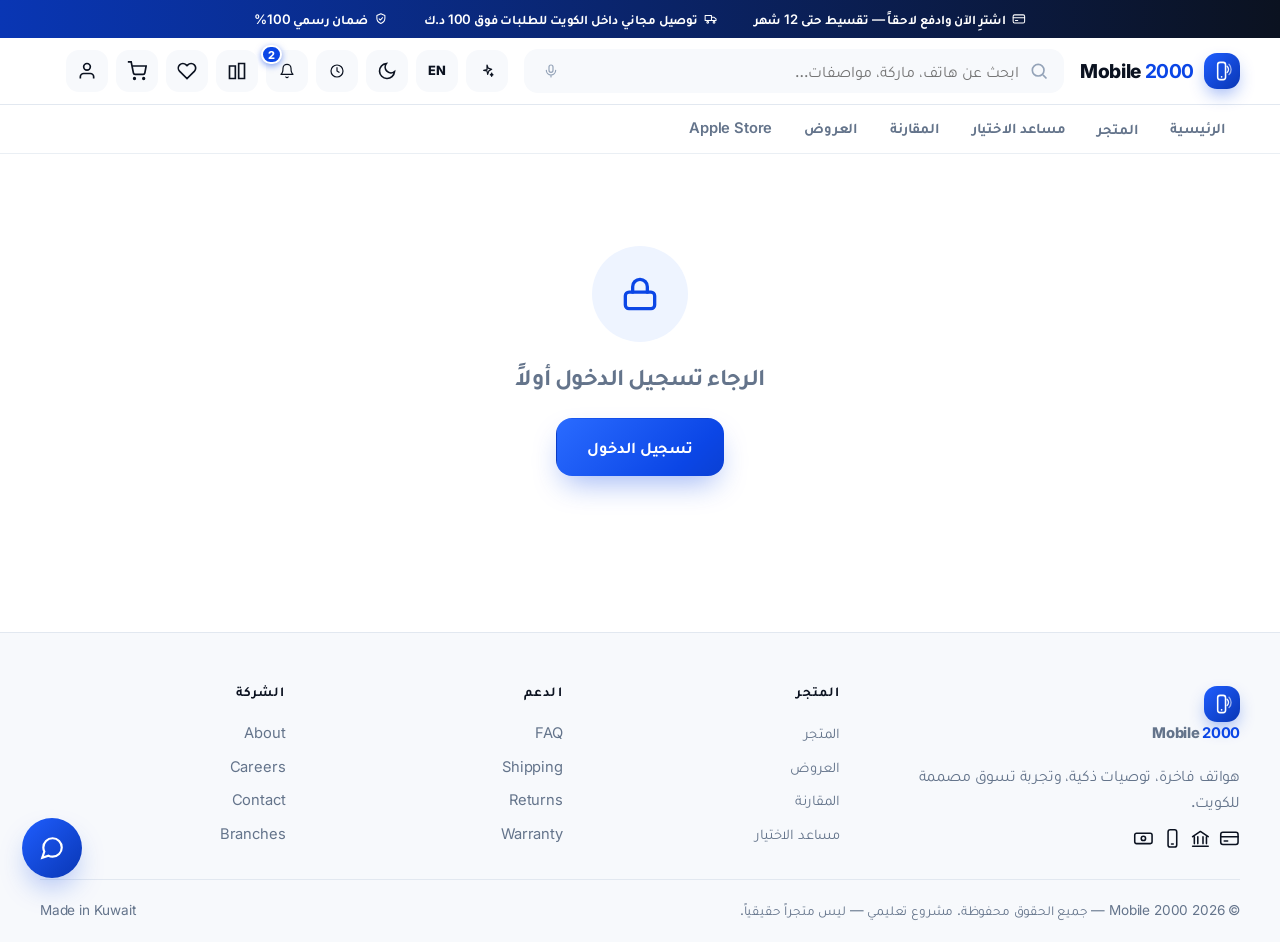
<file: account.html>
<!DOCTYPE html>
<html lang="en" dir="ltr">
<head>
  <meta charset="UTF-8" />
  <meta name="viewport" content="width=device-width, initial-scale=1.0" />
  <title>My Account — Mobile 2000</title>
  <link rel="icon" href="data:image/svg+xml,<svg xmlns='http://www.w3.org/2000/svg' viewBox='0 0 24 24'><rect width='24' height='24' rx='5' fill='%230b46e6'/><path fill='white' d='M13 4 6 13h4l-1 7 7-9h-4z'/></svg>" />
  <link rel="preconnect" href="https://fonts.googleapis.com" />
  <link href="https://fonts.googleapis.com/css2?family=Inter:wght@400;500;600;700;800&family=Tajawal:wght@400;500;700;800&display=swap" rel="stylesheet" />
  <link rel="stylesheet" href="css/styles.css" />
  <script src="js/theme.js"></script>
</head>
<body data-page="account">
  <div id="site-header"></div>
  <main class="container section-sm" id="accountRoot"></main>
  <div id="site-footer"></div>
  <script src="js/data.js"></script>
  <script src="js/i18n.js"></script>
  <script src="js/store.js"></script>
  <script src="js/recommend.js"></script>
  <script src="js/ui.js"></script>
  <script src="js/assistant.js"></script>
  <script src="js/account.js"></script>
</body>
</html>
</file>
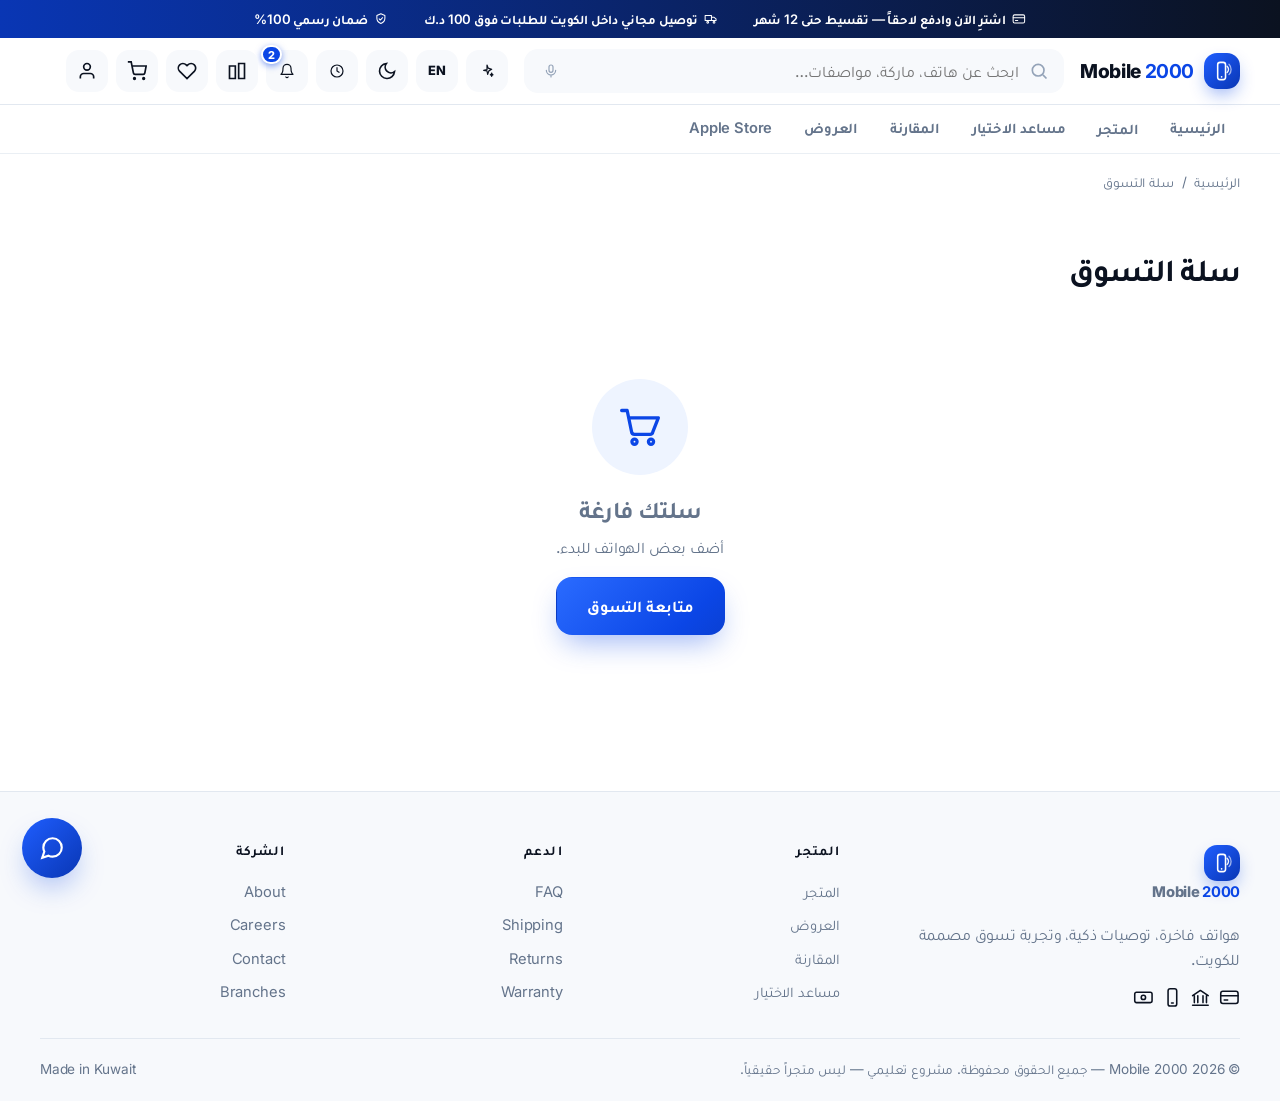
<file: cart.html>
<!DOCTYPE html>
<html lang="en" dir="ltr">
<head>
  <meta charset="UTF-8" />
  <meta name="viewport" content="width=device-width, initial-scale=1.0" />
  <title>Cart — Mobile 2000</title>
  <link rel="icon" href="data:image/svg+xml,<svg xmlns='http://www.w3.org/2000/svg' viewBox='0 0 24 24'><rect width='24' height='24' rx='5' fill='%230b46e6'/><path fill='white' d='M13 4 6 13h4l-1 7 7-9h-4z'/></svg>" />
  <link rel="preconnect" href="https://fonts.googleapis.com" />
  <link href="https://fonts.googleapis.com/css2?family=Inter:wght@400;500;600;700;800&family=Tajawal:wght@400;500;700;800&display=swap" rel="stylesheet" />
  <link rel="stylesheet" href="css/styles.css" />
  <script src="js/theme.js"></script>
</head>
<body data-page="cart">
  <div id="site-header"></div>
  <div class="container"><nav class="crumb"><a href="index.html" data-i18n="nav.home">Home</a> / <span data-i18n="cart.title">Cart</span></nav></div>
  <main class="container section-sm">
    <h1 style="margin-bottom:24px" data-i18n="cart.title">Shopping Cart</h1>
    <div id="cartRoot"></div>
  </main>
  <div id="site-footer"></div>
  <script src="js/data.js"></script>
  <script src="js/i18n.js"></script>
  <script src="js/store.js"></script>
  <script src="js/recommend.js"></script>
  <script src="js/ui.js"></script>
  <script src="js/assistant.js"></script>
  <script src="js/cart.js"></script>
</body>
</html>
</file>
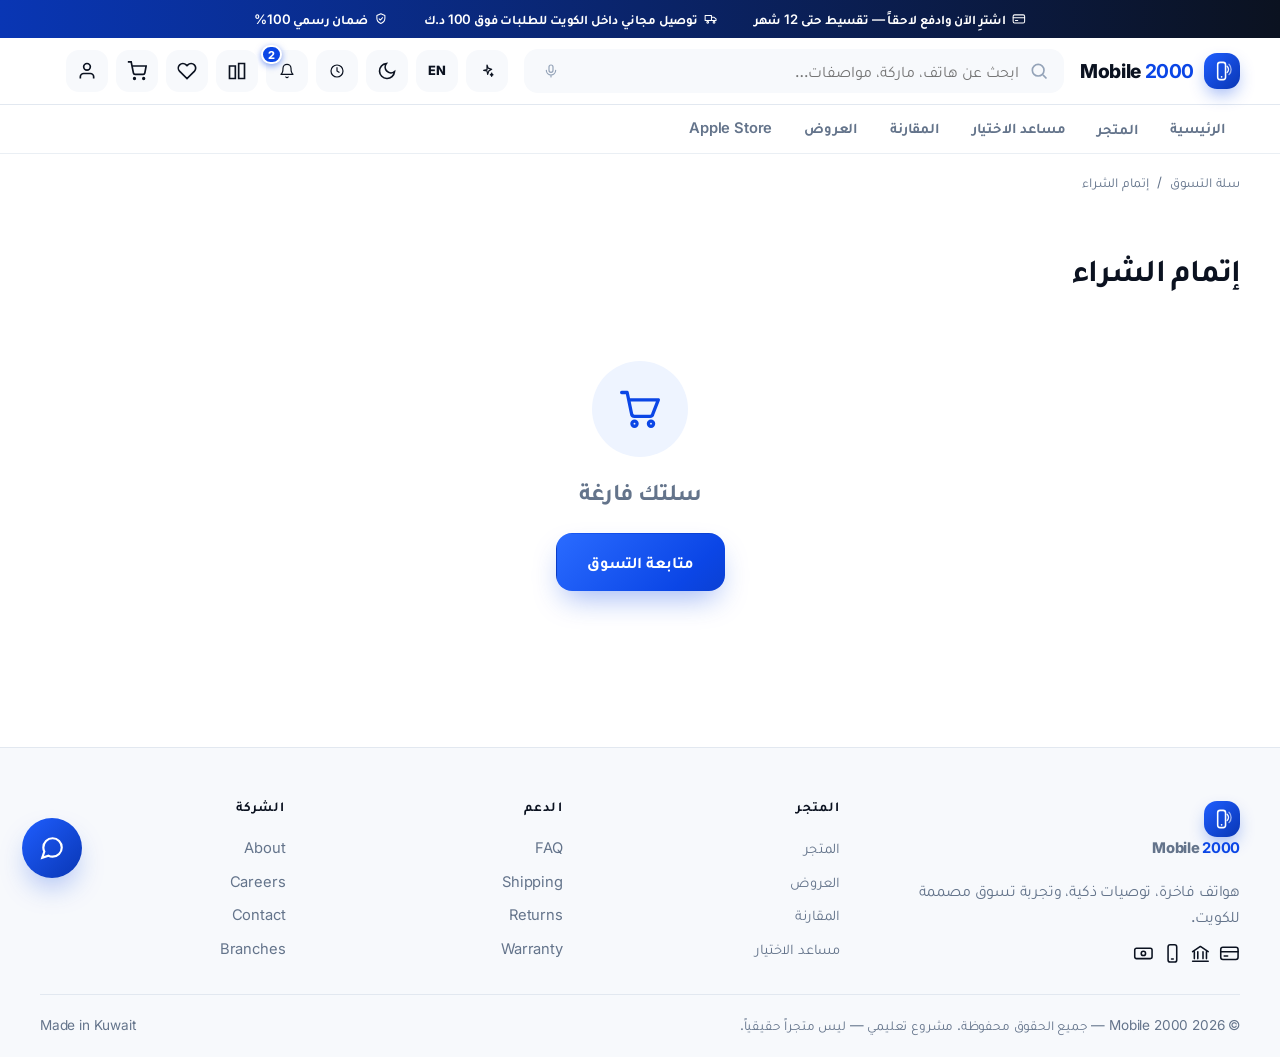
<file: checkout.html>
<!DOCTYPE html>
<html lang="en" dir="ltr">
<head>
  <meta charset="UTF-8" />
  <meta name="viewport" content="width=device-width, initial-scale=1.0" />
  <title>Checkout — Mobile 2000</title>
  <link rel="icon" href="data:image/svg+xml,<svg xmlns='http://www.w3.org/2000/svg' viewBox='0 0 24 24'><rect width='24' height='24' rx='5' fill='%230b46e6'/><path fill='white' d='M13 4 6 13h4l-1 7 7-9h-4z'/></svg>" />
  <link rel="preconnect" href="https://fonts.googleapis.com" />
  <link href="https://fonts.googleapis.com/css2?family=Inter:wght@400;500;600;700;800&family=Tajawal:wght@400;500;700;800&display=swap" rel="stylesheet" />
  <link rel="stylesheet" href="css/styles.css" />
  <script src="js/theme.js"></script>
</head>
<body data-page="cart">
  <div id="site-header"></div>
  <div class="container"><nav class="crumb"><a href="cart.html" data-i18n="cart.title">Cart</a> / <span data-i18n="checkout.title">Checkout</span></nav></div>
  <main class="container section-sm">
    <h1 style="margin-bottom:6px" data-i18n="checkout.title">Checkout</h1>
    <div id="checkoutRoot"></div>
  </main>
  <div id="site-footer"></div>
  <script src="js/data.js"></script>
  <script src="js/i18n.js"></script>
  <script src="js/store.js"></script>
  <script src="js/recommend.js"></script>
  <script src="js/ui.js"></script>
  <script src="js/assistant.js"></script>
  <script src="js/checkout.js"></script>
</body>
</html>
</file>
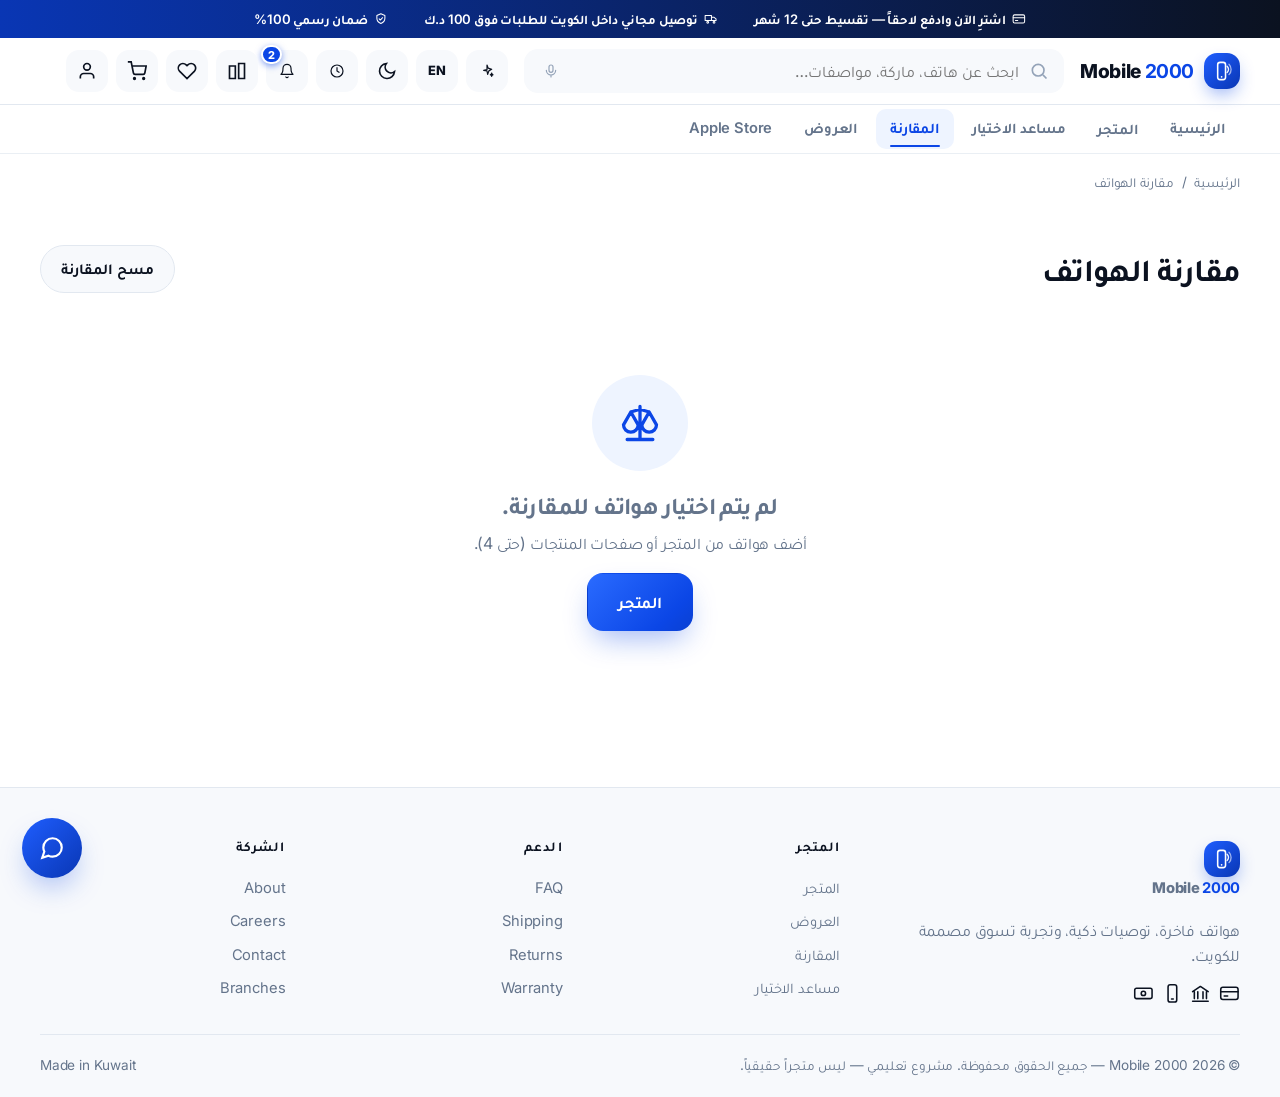
<file: compare.html>
<!DOCTYPE html>
<html lang="en" dir="ltr">
<head>
  <meta charset="UTF-8" />
  <meta name="viewport" content="width=device-width, initial-scale=1.0" />
  <title>Compare Phones — Mobile 2000</title>
  <meta name="description" content="Compare up to 4 phones side by side: specs, scores and best value." />
  <link rel="icon" href="data:image/svg+xml,<svg xmlns='http://www.w3.org/2000/svg' viewBox='0 0 24 24'><rect width='24' height='24' rx='5' fill='%230b46e6'/><path fill='white' d='M13 4 6 13h4l-1 7 7-9h-4z'/></svg>" />
  <link rel="preconnect" href="https://fonts.googleapis.com" />
  <link href="https://fonts.googleapis.com/css2?family=Inter:wght@400;500;600;700;800&family=Tajawal:wght@400;500;700;800&display=swap" rel="stylesheet" />
  <link rel="stylesheet" href="css/styles.css" />
  <script src="js/theme.js"></script>
</head>
<body data-page="compare">
  <div id="site-header"></div>
  <div class="container"><nav class="crumb"><a href="index.html" data-i18n="nav.home">Home</a> / <span data-i18n="compare.title">Compare</span></nav></div>
  <main class="container section-sm">
    <div class="row between" style="margin-bottom:20px">
      <h1 data-i18n="compare.title">Compare Phones</h1>
      <button class="btn btn-ghost" id="clearCmp" data-i18n="compare.clear">Clear comparison</button>
    </div>
    <div id="cmpRoot" style="overflow-x:auto"></div>
  </main>
  <div id="site-footer"></div>
  <script src="js/data.js"></script>
  <script src="js/i18n.js"></script>
  <script src="js/store.js"></script>
  <script src="js/recommend.js"></script>
  <script src="js/ui.js"></script>
  <script src="js/assistant.js"></script>
  <script src="js/compare.js"></script>
</body>
</html>
</file>
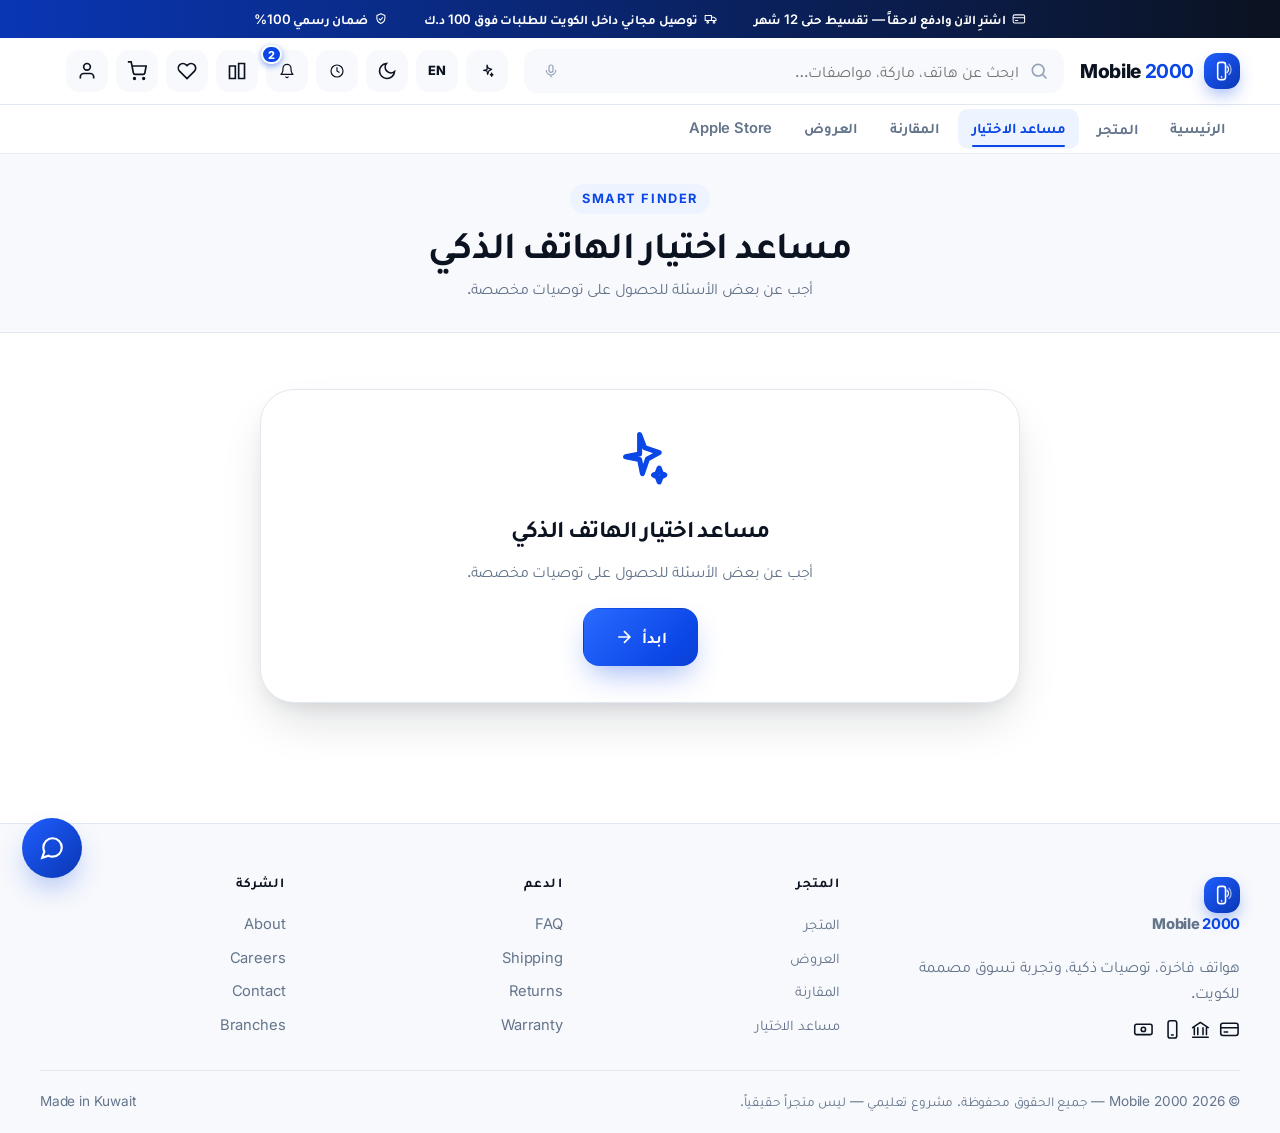
<file: finder.html>
<!DOCTYPE html>
<html lang="en" dir="ltr">
<head>
  <meta charset="UTF-8" />
  <meta name="viewport" content="width=device-width, initial-scale=1.0" />
  <title>Smart Phone Finder — Mobile 2000</title>
  <meta name="description" content="Answer a few questions and get AI-powered phone recommendations with confidence scores." />
  <link rel="icon" href="data:image/svg+xml,<svg xmlns='http://www.w3.org/2000/svg' viewBox='0 0 24 24'><rect width='24' height='24' rx='5' fill='%230b46e6'/><path fill='white' d='M13 4 6 13h4l-1 7 7-9h-4z'/></svg>" />
  <link rel="preconnect" href="https://fonts.googleapis.com" />
  <link href="https://fonts.googleapis.com/css2?family=Inter:wght@400;500;600;700;800&family=Tajawal:wght@400;500;700;800&display=swap" rel="stylesheet" />
  <link rel="stylesheet" href="css/styles.css" />
  <script src="js/theme.js"></script>
</head>
<body data-page="finder">
  <div id="site-header"></div>
  <section class="page-hero">
    <div class="container center">
      <span class="eyebrow">Smart Finder</span>
      <h1 data-i18n="finder.title">Smart Phone Finder</h1>
      <p class="muted" data-i18n="finder.sub"></p>
    </div>
  </section>
  <main class="container section">
    <div class="finder-wrap" id="finderRoot"></div>
  </main>
  <div id="site-footer"></div>
  <script src="js/data.js"></script>
  <script src="js/i18n.js"></script>
  <script src="js/store.js"></script>
  <script src="js/recommend.js"></script>
  <script src="js/ui.js"></script>
  <script src="js/assistant.js"></script>
  <script src="js/finder.js"></script>
</body>
</html>
</file>
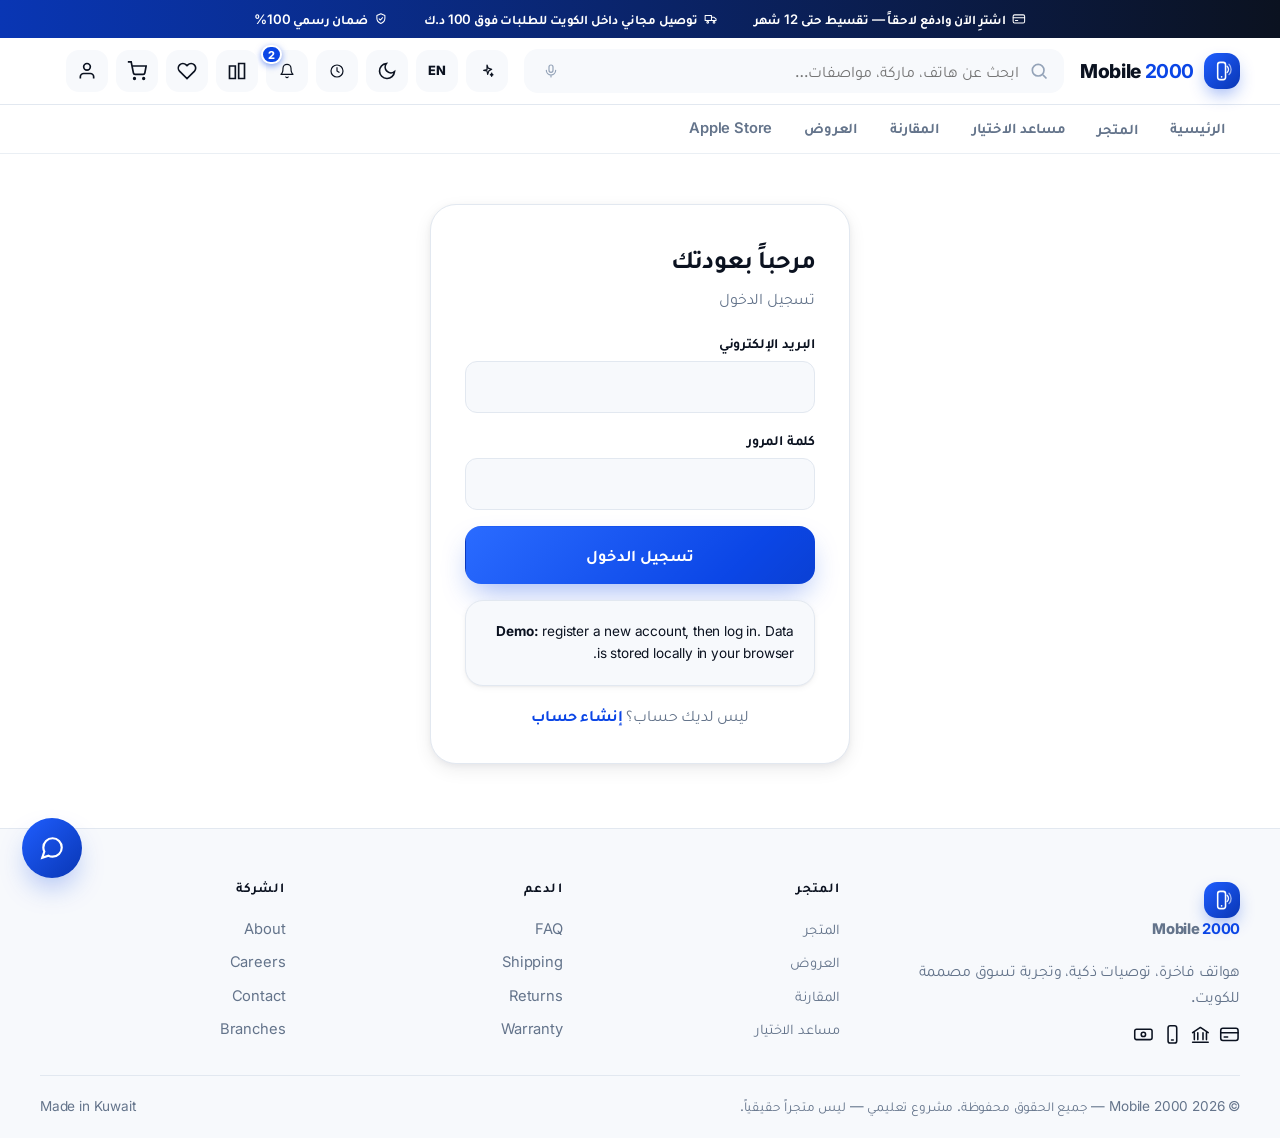
<file: login.html>
<!DOCTYPE html>
<html lang="en" dir="ltr">
<head>
  <meta charset="UTF-8" />
  <meta name="viewport" content="width=device-width, initial-scale=1.0" />
  <title>Log in — Mobile 2000</title>
  <link rel="icon" href="data:image/svg+xml,<svg xmlns='http://www.w3.org/2000/svg' viewBox='0 0 24 24'><rect width='24' height='24' rx='5' fill='%230b46e6'/><path fill='white' d='M13 4 6 13h4l-1 7 7-9h-4z'/></svg>" />
  <link rel="preconnect" href="https://fonts.googleapis.com" />
  <link href="https://fonts.googleapis.com/css2?family=Inter:wght@400;500;600;700;800&family=Tajawal:wght@400;500;700;800&display=swap" rel="stylesheet" />
  <link rel="stylesheet" href="css/styles.css" />
  <script src="js/theme.js"></script>
</head>
<body data-page="account">
  <div id="site-header"></div>
  <main class="container">
    <div class="auth-wrap">
      <div class="auth-card">
        <h1 data-i18n="auth.welcome">Welcome back</h1>
        <p class="muted" data-i18n="auth.login">Log in</p>
        <form id="loginForm" style="margin-top:20px" novalidate>
          <div class="field"><label data-i18n="auth.email">Email</label><input class="input" type="email" id="email" autocomplete="email"><div class="err" data-i18n="auth.badEmail"></div></div>
          <div class="field"><label data-i18n="auth.password">Password</label><input class="input" type="password" id="password" autocomplete="current-password"><div class="err" data-i18n="auth.shortPass"></div></div>
          <button class="btn btn-primary btn-lg btn-block" type="submit" data-i18n="auth.login">Log in</button>
        </form>
        <div class="card card-pad" style="margin-top:16px;background:var(--bg-soft);font-size:.85rem">
          <b>Demo:</b> register a new account, then log in. Data is stored locally in your browser.
        </div>
        <p class="center muted" style="margin-top:18px"><span data-i18n="auth.noAccount">Don't have an account?</span>
          <a href="register.html" style="color:var(--primary);font-weight:600" data-i18n="auth.register">Create account</a></p>
      </div>
    </div>
  </main>
  <div id="site-footer"></div>
  <script src="js/data.js"></script>
  <script src="js/i18n.js"></script>
  <script src="js/store.js"></script>
  <script src="js/recommend.js"></script>
  <script src="js/ui.js"></script>
  <script src="js/assistant.js"></script>
  <script src="js/auth.js"></script>
</body>
</html>
</file>
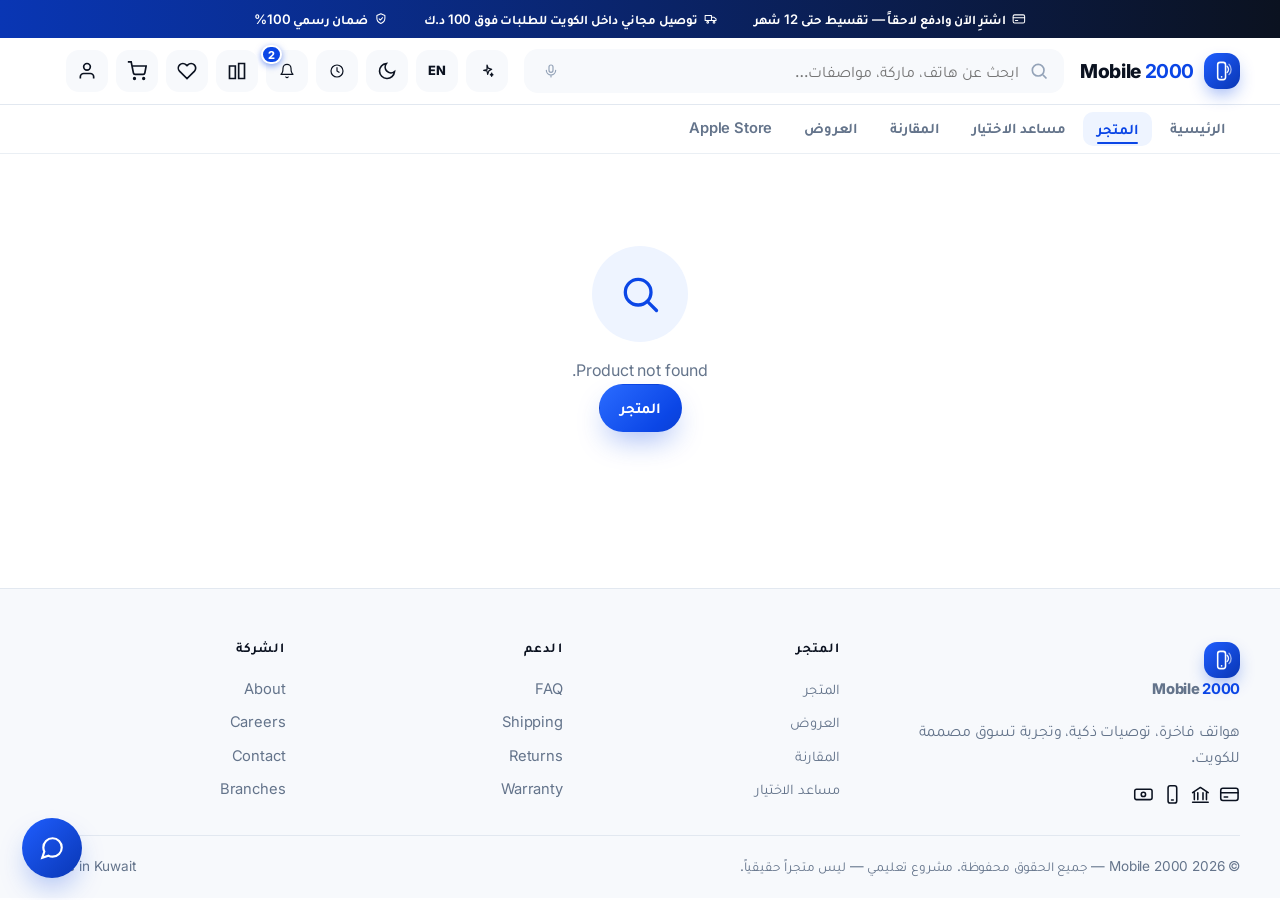
<file: product.html>
<!DOCTYPE html>
<html lang="en" dir="ltr">
<head>
  <meta charset="UTF-8" />
  <meta name="viewport" content="width=device-width, initial-scale=1.0" />
  <title>Product — Mobile 2000</title>
  <meta name="description" content="Phone details, full specifications, scores, reviews and similar phones." />
  <link rel="icon" href="data:image/svg+xml,<svg xmlns='http://www.w3.org/2000/svg' viewBox='0 0 24 24'><rect width='24' height='24' rx='5' fill='%230b46e6'/><path fill='white' d='M13 4 6 13h4l-1 7 7-9h-4z'/></svg>" />
  <link rel="preconnect" href="https://fonts.googleapis.com" />
  <link href="https://fonts.googleapis.com/css2?family=Inter:wght@400;500;600;700;800&family=Tajawal:wght@400;500;700;800&display=swap" rel="stylesheet" />
  <link rel="stylesheet" href="css/styles.css" />
  <script src="js/theme.js"></script>
</head>
<body data-page="shop">
  <div id="site-header"></div>
  <main id="pd-root" class="container section-sm"></main>
  <div id="site-footer"></div>

  <script src="js/data.js"></script>
  <script src="js/i18n.js"></script>
  <script src="js/store.js"></script>
  <script src="js/recommend.js"></script>
  <script src="js/ui.js"></script>
  <script src="js/assistant.js"></script>
  <script src="js/product.js"></script>
</body>
</html>
</file>
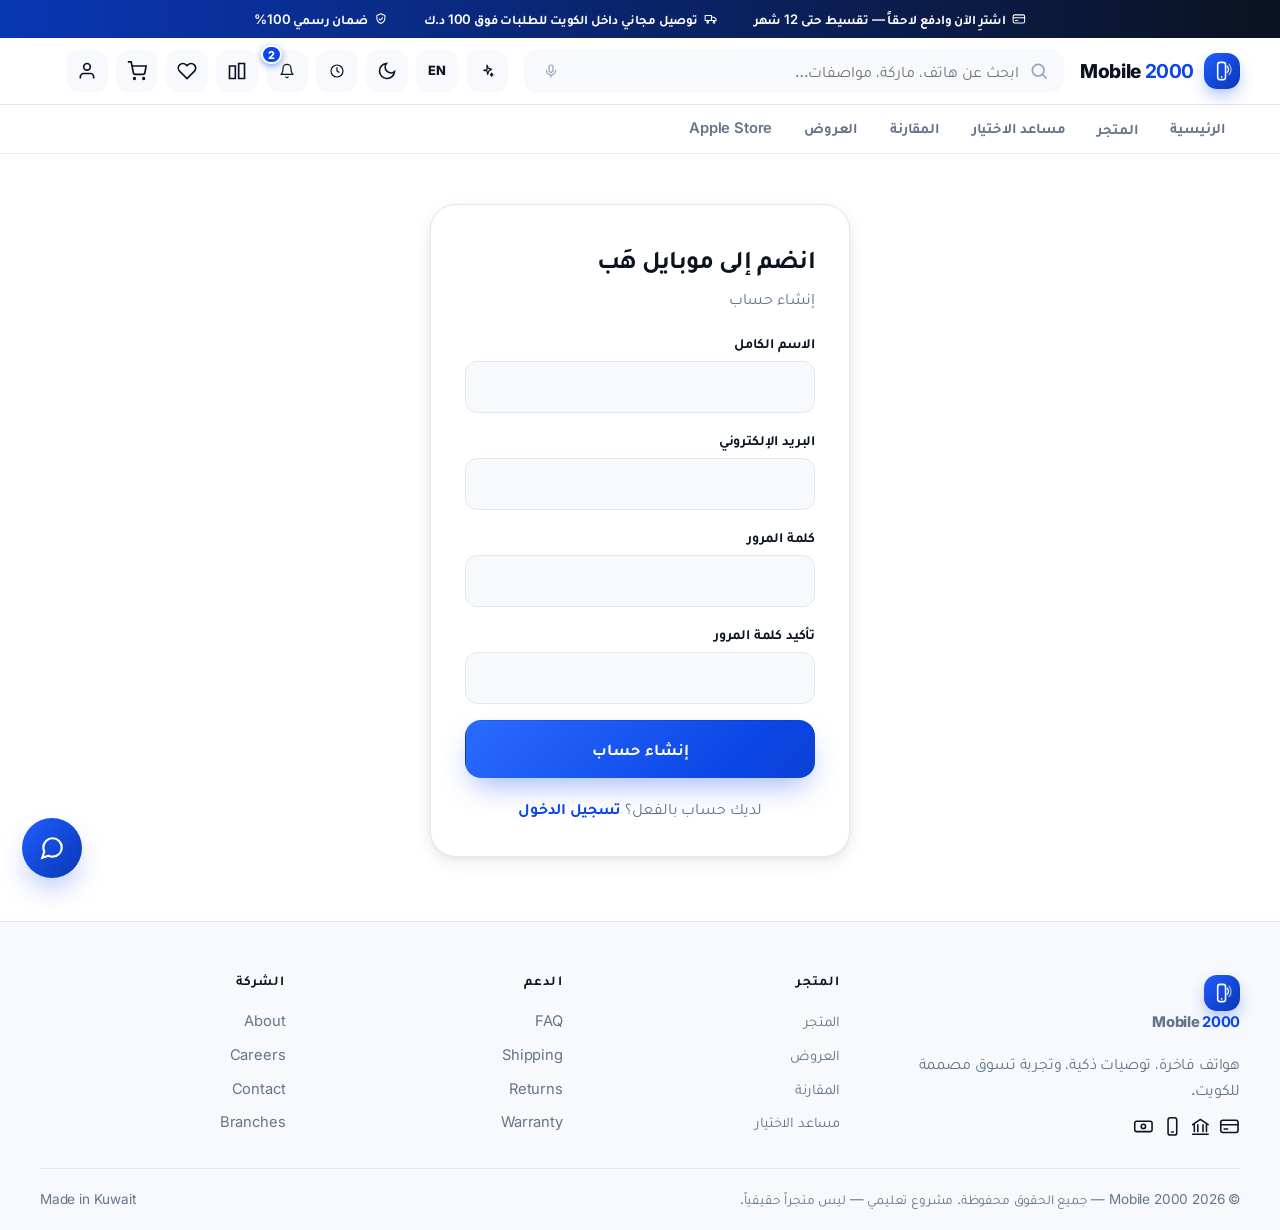
<file: register.html>
<!DOCTYPE html>
<html lang="en" dir="ltr">
<head>
  <meta charset="UTF-8" />
  <meta name="viewport" content="width=device-width, initial-scale=1.0" />
  <title>Create account — Mobile 2000</title>
  <link rel="icon" href="data:image/svg+xml,<svg xmlns='http://www.w3.org/2000/svg' viewBox='0 0 24 24'><rect width='24' height='24' rx='5' fill='%230b46e6'/><path fill='white' d='M13 4 6 13h4l-1 7 7-9h-4z'/></svg>" />
  <link rel="preconnect" href="https://fonts.googleapis.com" />
  <link href="https://fonts.googleapis.com/css2?family=Inter:wght@400;500;600;700;800&family=Tajawal:wght@400;500;700;800&display=swap" rel="stylesheet" />
  <link rel="stylesheet" href="css/styles.css" />
  <script src="js/theme.js"></script>
</head>
<body data-page="account">
  <div id="site-header"></div>
  <main class="container">
    <div class="auth-wrap">
      <div class="auth-card">
        <h1 data-i18n="auth.join">Join Mobile 2000</h1>
        <p class="muted" data-i18n="auth.register">Create account</p>
        <form id="registerForm" style="margin-top:20px" novalidate>
          <div class="field"><label data-i18n="auth.name">Full name</label><input class="input" id="name" autocomplete="name"><div class="err" data-i18n="auth.required"></div></div>
          <div class="field"><label data-i18n="auth.email">Email</label><input class="input" type="email" id="email" autocomplete="email"><div class="err" data-i18n="auth.badEmail"></div></div>
          <div class="field"><label data-i18n="auth.password">Password</label><input class="input" type="password" id="password" autocomplete="new-password"><div class="err" data-i18n="auth.shortPass"></div></div>
          <div class="field"><label data-i18n="auth.confirm">Confirm password</label><input class="input" type="password" id="confirm" autocomplete="new-password"><div class="err" data-i18n="auth.mismatch"></div></div>
          <button class="btn btn-primary btn-lg btn-block" type="submit" data-i18n="auth.register">Create account</button>
        </form>
        <p class="center muted" style="margin-top:18px"><span data-i18n="auth.haveAccount">Already have an account?</span>
          <a href="login.html" style="color:var(--primary);font-weight:600" data-i18n="auth.login">Log in</a></p>
      </div>
    </div>
  </main>
  <div id="site-footer"></div>
  <script src="js/data.js"></script>
  <script src="js/i18n.js"></script>
  <script src="js/store.js"></script>
  <script src="js/recommend.js"></script>
  <script src="js/ui.js"></script>
  <script src="js/assistant.js"></script>
  <script src="js/auth.js"></script>
</body>
</html>
</file>
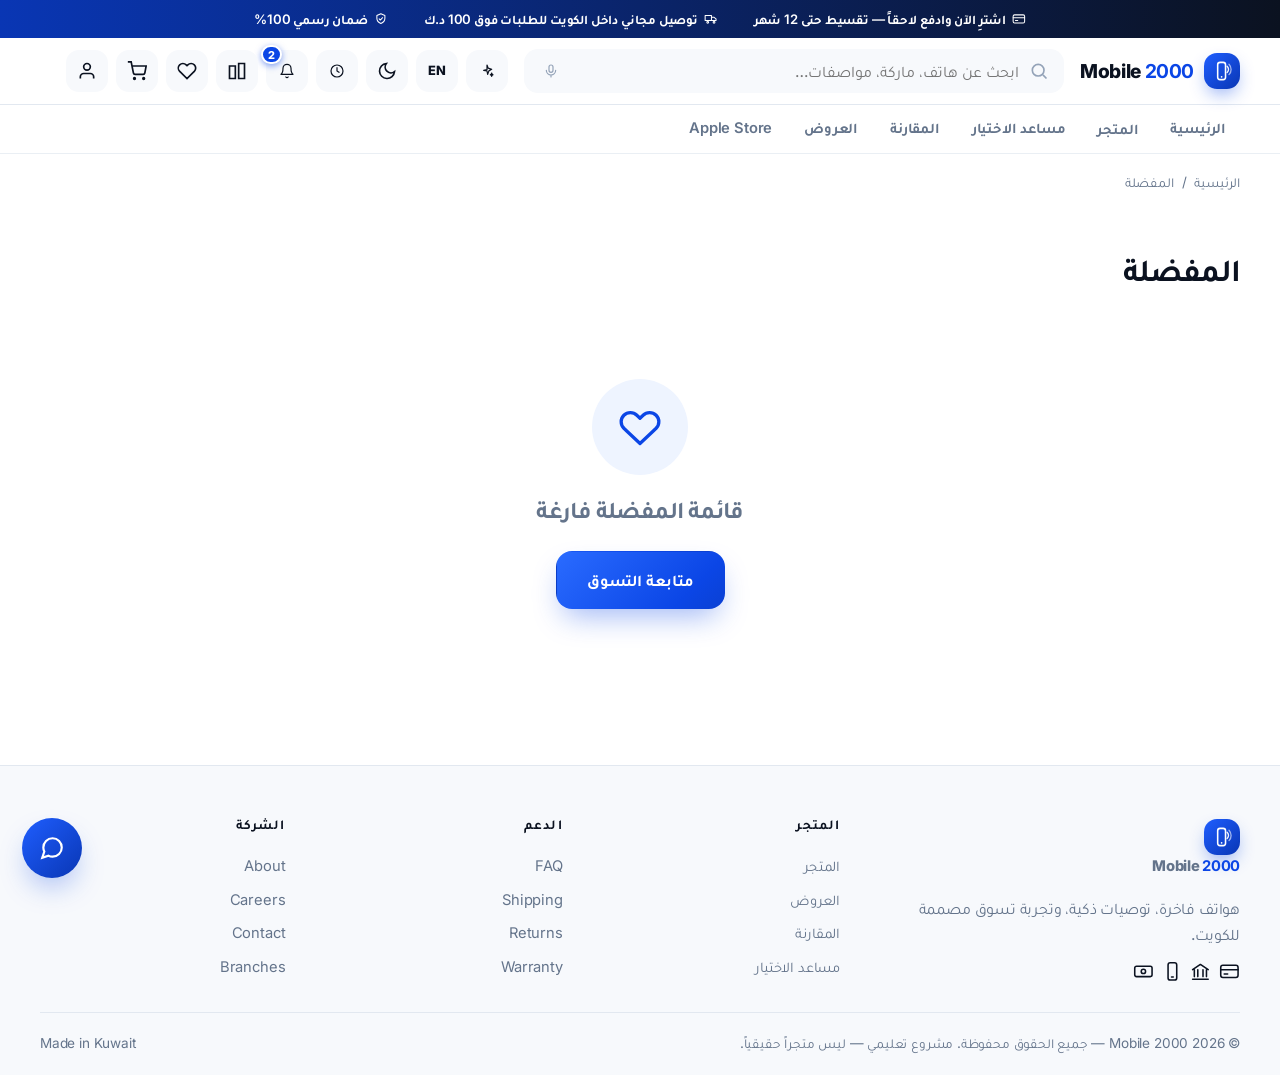
<file: wishlist.html>
<!DOCTYPE html>
<html lang="en" dir="ltr">
<head>
  <meta charset="UTF-8" />
  <meta name="viewport" content="width=device-width, initial-scale=1.0" />
  <title>Wishlist — Mobile 2000</title>
  <link rel="icon" href="data:image/svg+xml,<svg xmlns='http://www.w3.org/2000/svg' viewBox='0 0 24 24'><rect width='24' height='24' rx='5' fill='%230b46e6'/><path fill='white' d='M13 4 6 13h4l-1 7 7-9h-4z'/></svg>" />
  <link rel="preconnect" href="https://fonts.googleapis.com" />
  <link href="https://fonts.googleapis.com/css2?family=Inter:wght@400;500;600;700;800&family=Tajawal:wght@400;500;700;800&display=swap" rel="stylesheet" />
  <link rel="stylesheet" href="css/styles.css" />
  <script src="js/theme.js"></script>
</head>
<body data-page="wishlist">
  <div id="site-header"></div>
  <div class="container"><nav class="crumb"><a href="index.html" data-i18n="nav.home">Home</a> / <span data-i18n="wish.title">Wishlist</span></nav></div>
  <main class="container section-sm">
    <div class="row between" style="margin-bottom:24px">
      <h1 data-i18n="wish.title">Wishlist</h1>
      <button class="btn btn-primary" id="moveAll" data-i18n="wish.moveAll">Add all to cart</button>
    </div>
    <div id="wishRoot"></div>
  </main>
  <div id="site-footer"></div>
  <script src="js/data.js"></script>
  <script src="js/i18n.js"></script>
  <script src="js/store.js"></script>
  <script src="js/recommend.js"></script>
  <script src="js/ui.js"></script>
  <script src="js/assistant.js"></script>
  <script src="js/wishlist.js"></script>
</body>
</html>
</file>
<file: css/styles.css>
/* =================================================================
   Mobile Hub — Premium Phone Store
   Design System (Vanilla CSS)
   - CSS variables, light/dark theme, RTL/LTR support
   ================================================================= */

/* ---------- Design Tokens ---------- */
:root {
  /* Brand palette: white, blue, black, light gray */
  --blue-50:  #eef4ff;
  --blue-100: #d9e6ff;
  --blue-200: #b3ccff;
  --blue-300: #80a8ff;
  --blue-400: #4d83ff;
  --blue-500: #1f5eff;
  --blue-600: #0b46e6;
  --blue-700: #0936b4;
  --blue-800: #082b8c;

  --ink-900: #0b1220;
  --ink-800: #141c2e;
  --ink-700: #1f2a44;

  --gray-50:  #f7f9fc;
  --gray-100: #eef2f7;
  --gray-200: #e2e8f0;
  --gray-300: #cbd5e1;
  --gray-400: #94a3b8;
  --gray-500: #64748b;
  --gray-600: #475569;
  --gray-700: #334155;

  --green-500: #16a34a;
  --red-500:   #e11d48;
  --amber-500: #f59e0b;

  /* Semantic (light theme defaults) */
  --bg:        #ffffff;
  --bg-soft:   var(--gray-50);
  --bg-elev:   #ffffff;
  --surface:   #ffffff;
  --border:    var(--gray-200);
  --text:      var(--ink-900);
  --text-soft: var(--gray-500);
  --text-mute: var(--gray-400);
  --primary:   var(--blue-600);
  --primary-h: var(--blue-700);
  --primary-soft: var(--blue-50);
  --accent:    var(--blue-500);

  --shadow-sm: 0 1px 2px rgba(11,18,32,.06), 0 1px 3px rgba(11,18,32,.08);
  --shadow-md: 0 4px 12px rgba(11,18,32,.08), 0 2px 4px rgba(11,18,32,.04);
  --shadow-lg: 0 18px 40px rgba(11,18,32,.12), 0 6px 14px rgba(11,18,32,.08);
  --shadow-blue: 0 12px 28px rgba(11,70,230,.28);

  --radius-sm: 10px;
  --radius:    16px;
  --radius-lg: 24px;
  --radius-xl: 32px;

  --container: 1240px;
  --header-h: 70px;

  --font: "Inter", "Tajawal", system-ui, -apple-system, "Segoe UI", Roboto, Arial, sans-serif;
  --transition: .25s cubic-bezier(.4, 0, .2, 1);
}

[data-theme="dark"] {
  --bg:        var(--ink-900);
  --bg-soft:   var(--ink-800);
  --bg-elev:   var(--ink-800);
  --surface:   var(--ink-800);
  --border:    #26324b;
  --text:      #eef2f7;
  --text-soft: #9fb0c9;
  --text-mute: #6b7c98;
  --primary:   var(--blue-400);
  --primary-h: var(--blue-300);
  --primary-soft: rgba(31,94,255,.14);
  --accent:    var(--blue-400);

  --shadow-sm: 0 1px 2px rgba(0,0,0,.4);
  --shadow-md: 0 6px 16px rgba(0,0,0,.45);
  --shadow-lg: 0 20px 44px rgba(0,0,0,.55);
  --shadow-blue: 0 12px 28px rgba(31,94,255,.35);
}

/* ---------- Reset ---------- */
*, *::before, *::after { box-sizing: border-box; }
* { margin: 0; }
html { scroll-behavior: smooth; -webkit-text-size-adjust: 100%; }
body {
  font-family: var(--font);
  background: var(--bg);
  color: var(--text);
  line-height: 1.6;
  -webkit-font-smoothing: antialiased;
  transition: background var(--transition), color var(--transition);
  min-height: 100vh;
}
img, svg { display: block; max-width: 100%; }
a { color: inherit; text-decoration: none; }
button, input, select, textarea { font: inherit; color: inherit; }
button { cursor: pointer; border: none; background: none; }
ul { list-style: none; padding: 0; }
:focus-visible { outline: 2px solid var(--primary); outline-offset: 2px; border-radius: 4px; }

/* ---------- Layout ---------- */
.container { width: 100%; max-width: var(--container); margin-inline: auto; padding-inline: 20px; }
.section { padding-block: 56px; }
.section-sm { padding-block: 32px; }
.grid { display: grid; gap: 22px; }
.row { display: flex; gap: 14px; align-items: center; }
.between { justify-content: space-between; }
.wrap { flex-wrap: wrap; }
.hidden { display: none !important; }
.muted { color: var(--text-soft); }
.center { text-align: center; }

.section-head { display: flex; align-items: flex-end; justify-content: space-between; gap: 16px; margin-bottom: 26px; }
.section-head h2 { font-size: clamp(1.4rem, 1rem + 1.6vw, 2.1rem); letter-spacing: -.02em; }
.section-head p { color: var(--text-soft); margin-top: 4px; }
.section-head .link { color: var(--primary); font-weight: 600; white-space: nowrap; }
.eyebrow { color: var(--primary); font-weight: 700; font-size: .8rem; letter-spacing: .12em; text-transform: uppercase; }

/* ---------- Buttons ---------- */
.btn {
  display: inline-flex; align-items: center; justify-content: center; gap: 8px;
  padding: 11px 20px; border-radius: 999px; font-weight: 600; font-size: .95rem;
  transition: transform var(--transition), background var(--transition), box-shadow var(--transition), border-color var(--transition);
  white-space: nowrap; border: 1.5px solid transparent;
}
.btn:active { transform: scale(.97); }
.btn-primary { background: var(--primary); color: #fff; box-shadow: var(--shadow-blue); }
.btn-primary:hover { background: var(--primary-h); transform: translateY(-2px); }
.btn-ghost { background: var(--bg-soft); color: var(--text); border-color: var(--border); }
.btn-ghost:hover { border-color: var(--primary); color: var(--primary); }
.btn-outline { border-color: var(--border); color: var(--text); }
.btn-outline:hover { border-color: var(--primary); color: var(--primary); }
.btn-block { width: 100%; }
.btn-sm { padding: 8px 14px; font-size: .85rem; }
.btn-lg { padding: 14px 28px; font-size: 1.02rem; }
.btn:disabled { opacity: .55; cursor: not-allowed; transform: none; }

/* ---------- Badges / chips ---------- */
.badge { display: inline-flex; align-items: center; gap: 5px; padding: 3px 10px; border-radius: 999px; font-size: .72rem; font-weight: 700; letter-spacing: .02em; }
.badge-discount { background: var(--red-500); color: #fff; }
.badge-new { background: var(--green-500); color: #fff; }
.badge-hot { background: linear-gradient(135deg, #ff7a18, #e11d48); color: #fff; }
.badge-soft { background: var(--primary-soft); color: var(--primary); }
.badge-stock { background: rgba(22,163,74,.12); color: var(--green-500); }
.badge-out { background: rgba(225,29,72,.12); color: var(--red-500); }
.chip {
  display: inline-flex; align-items: center; gap: 6px; padding: 7px 14px; border-radius: 999px;
  background: var(--bg-soft); border: 1.5px solid var(--border); font-size: .85rem; font-weight: 600;
  cursor: pointer; transition: var(--transition);
}
.chip:hover { border-color: var(--primary); color: var(--primary); }
.chip.active { background: var(--primary); border-color: var(--primary); color: #fff; }

/* ---------- Cards ---------- */
.card { background: var(--surface); border: 1px solid var(--border); border-radius: var(--radius); box-shadow: var(--shadow-sm); }
.card-pad { padding: 20px; }

/* ---------- Header ---------- */
.site-header {
  position: sticky; top: 0; z-index: 100;
  background: color-mix(in srgb, var(--bg) 80%, transparent);
  backdrop-filter: saturate(180%) blur(14px);
  -webkit-backdrop-filter: saturate(180%) blur(14px);
  border-bottom: 1px solid var(--border);
}
.header-top { height: var(--header-h); display: flex; align-items: center; gap: 18px; }
.logo { display: flex; align-items: center; gap: 10px; font-weight: 800; font-size: 1.2rem; letter-spacing: -.02em; }
.logo .mark {
  width: 36px; height: 36px; border-radius: 11px; display: grid; place-items: center;
  background: linear-gradient(135deg, var(--blue-500), var(--blue-700)); color: #fff; box-shadow: var(--shadow-blue);
}
.logo .mark svg { width: 20px; height: 20px; }
.logo b { color: var(--primary); }

.nav-search { flex: 1; position: relative; max-width: 540px; }
.nav-search input {
  width: 100%; padding: 11px 44px; border-radius: 999px; border: 1.5px solid var(--border);
  background: var(--bg-soft); transition: var(--transition);
}
.nav-search input:focus { border-color: var(--primary); background: var(--bg); }
.nav-search .s-icon { position: absolute; inset-inline-start: 15px; top: 50%; transform: translateY(-50%); color: var(--text-mute); pointer-events: none; }
.search-panel {
  position: absolute; top: calc(100% + 10px); inset-inline: 0; background: var(--bg-elev);
  border: 1px solid var(--border); border-radius: var(--radius); box-shadow: var(--shadow-lg);
  padding: 14px; z-index: 120; max-height: 70vh; overflow: auto;
}
.search-panel h5 { font-size: .72rem; text-transform: uppercase; letter-spacing: .1em; color: var(--text-mute); margin: 8px 6px; }
.search-row { display: flex; align-items: center; gap: 12px; padding: 9px 10px; border-radius: 11px; cursor: pointer; }
.search-row:hover { background: var(--bg-soft); }
.search-row .thumb { width: 40px; height: 48px; flex: none; border-radius: 8px; background: var(--bg-soft); display: grid; place-items: center; font-size: 1.4rem; }
.search-row .meta b { display: block; font-size: .9rem; }
.search-row .meta span { font-size: .8rem; color: var(--text-soft); }

.icon-btn {
  position: relative; width: 42px; height: 42px; border-radius: 12px; display: grid; place-items: center;
  background: var(--bg-soft); border: 1.5px solid transparent; transition: var(--transition); color: var(--text);
}
.icon-btn:hover { border-color: var(--primary); color: var(--primary); }
.icon-btn .count {
  position: absolute; top: -6px; inset-inline-end: -6px; min-width: 19px; height: 19px; padding: 0 5px;
  background: var(--primary); color: #fff; font-size: .68rem; font-weight: 700; border-radius: 999px;
  display: grid; place-items: center; border: 2px solid var(--bg);
}
.header-actions { display: flex; align-items: center; gap: 8px; }

.nav-bar { border-top: 1px solid var(--border); }
.nav-links { display: flex; align-items: center; gap: 4px; height: 48px; }
.nav-links a { padding: 8px 14px; border-radius: 10px; font-weight: 600; font-size: .92rem; color: var(--text-soft); transition: var(--transition); }
.nav-links a:hover, .nav-links a.active { color: var(--primary); background: var(--primary-soft); }

/* Mega menu */
.has-mega { position: relative; }
.mega {
  position: absolute; top: calc(100% + 8px); inset-inline-start: 0; width: 640px; max-width: 92vw;
  background: var(--bg-elev); border: 1px solid var(--border); border-radius: var(--radius-lg); box-shadow: var(--shadow-lg);
  padding: 22px; display: grid; grid-template-columns: 1fr 1fr 1.1fr; gap: 22px;
  opacity: 0; visibility: hidden; transform: translateY(8px); transition: var(--transition); z-index: 130;
}
.has-mega:hover .mega { opacity: 1; visibility: visible; transform: translateY(0); }
.mega h5 { font-size: .74rem; text-transform: uppercase; letter-spacing: .1em; color: var(--text-mute); margin-bottom: 10px; }
.mega a { display: block; padding: 7px 9px; border-radius: 9px; color: var(--text-soft); font-weight: 500; }
.mega a:hover { background: var(--bg-soft); color: var(--primary); }
.mega .promo { background: linear-gradient(150deg, var(--blue-600), var(--blue-800)); color: #fff; border-radius: var(--radius); padding: 18px; display: flex; flex-direction: column; justify-content: flex-end; }
.mega .promo b { font-size: 1.15rem; }

/* Mobile nav */
.hamburger { display: none; }
.mobile-drawer {
  position: fixed; inset: 0; z-index: 200; background: rgba(0,0,0,.5); opacity: 0; visibility: hidden; transition: var(--transition);
}
.mobile-drawer.open { opacity: 1; visibility: visible; }
.mobile-drawer .panel {
  position: absolute; inset-block: 0; inset-inline-start: 0; width: 300px; max-width: 84vw; background: var(--bg);
  padding: 20px; transform: translateX(-100%); transition: var(--transition); overflow-y: auto;
}
[dir="rtl"] .mobile-drawer .panel { inset-inline-start: auto; inset-inline-end: 0; transform: translateX(100%); }
.mobile-drawer.open .panel { transform: translateX(0); }
.mobile-drawer .panel a { display: block; padding: 13px 12px; border-radius: 11px; font-weight: 600; }
.mobile-drawer .panel a:hover { background: var(--bg-soft); }

/* ---------- Hero slider ---------- */
.hero { padding-top: 26px; }
.slider { position: relative; border-radius: var(--radius-xl); overflow: hidden; box-shadow: var(--shadow-lg); }
.slides { display: flex; transition: transform .6s cubic-bezier(.65,0,.35,1); }
.slide {
  min-width: 100%; min-height: 380px; display: grid; grid-template-columns: 1.1fr .9fr; align-items: center;
  gap: 20px; padding: 48px 56px; color: #fff; position: relative;
}
.slide .s-copy { z-index: 2; max-width: 520px; }
.slide .eyebrow { color: rgba(255,255,255,.85); }
.slide h1 { font-size: clamp(1.9rem, 1.2rem + 3vw, 3.2rem); line-height: 1.05; letter-spacing: -.03em; margin: 10px 0 14px; }
.slide p { font-size: 1.05rem; opacity: .92; margin-bottom: 22px; }
.slide .s-art { font-size: clamp(7rem, 16vw, 13rem); text-align: center; z-index: 2; filter: drop-shadow(0 24px 40px rgba(0,0,0,.35)); }
.slide .btn-ghost { background: rgba(255,255,255,.16); color: #fff; border-color: rgba(255,255,255,.3); backdrop-filter: blur(6px); }
.slide .btn-ghost:hover { background: rgba(255,255,255,.28); color: #fff; }
.slide .btn-light { background: #fff; color: var(--ink-900); }
.slider .dots { position: absolute; bottom: 18px; inset-inline-start: 56px; display: flex; gap: 8px; z-index: 3; }
.slider .dots button { width: 9px; height: 9px; border-radius: 999px; background: rgba(255,255,255,.5); transition: var(--transition); }
.slider .dots button.active { width: 26px; background: #fff; }
.slider .arrow {
  position: absolute; top: 50%; transform: translateY(-50%); width: 44px; height: 44px; border-radius: 50%;
  background: rgba(255,255,255,.22); color: #fff; display: grid; place-items: center; z-index: 3; backdrop-filter: blur(6px); transition: var(--transition);
}
.slider .arrow:hover { background: rgba(255,255,255,.4); }
.slider .arrow.prev { inset-inline-start: 16px; }
.slider .arrow.next { inset-inline-end: 16px; }
[dir="rtl"] .slider .arrow svg { transform: scaleX(-1); }

/* ---------- Product card ---------- */
.products-grid { display: grid; grid-template-columns: repeat(auto-fill, minmax(230px, 1fr)); gap: 22px; }
.p-card {
  background: var(--surface); border: 1px solid var(--border); border-radius: var(--radius-lg); overflow: hidden;
  display: flex; flex-direction: column; transition: transform var(--transition), box-shadow var(--transition), border-color var(--transition); position: relative;
}
.p-card:hover { transform: translateY(-6px); box-shadow: var(--shadow-lg); border-color: transparent; }
.p-media { position: relative; aspect-ratio: 1/1; background: radial-gradient(circle at 50% 35%, var(--bg-soft), var(--surface)); display: grid; place-items: center; }
.p-media .art { font-size: 5.5rem; transition: transform .4s ease; }
.p-card:hover .p-media .art { transform: scale(1.08) rotate(-3deg); }
.p-badges { position: absolute; top: 12px; inset-inline-start: 12px; display: flex; flex-direction: column; gap: 6px; z-index: 2; }
.p-fav, .p-compare {
  position: absolute; inset-inline-end: 12px; width: 36px; height: 36px; border-radius: 50%;
  background: color-mix(in srgb, var(--bg) 85%, transparent); display: grid; place-items: center; z-index: 2;
  box-shadow: var(--shadow-sm); transition: var(--transition); color: var(--text-soft);
}
.p-fav { top: 12px; }
.p-compare { top: 56px; }
.p-fav:hover, .p-compare:hover { color: var(--primary); transform: scale(1.08); }
.p-fav.active { color: var(--red-500); }
.p-compare.active { color: var(--primary); background: var(--primary-soft); }
.p-quick {
  position: absolute; inset-inline: 12px; bottom: 12px; opacity: 0; transform: translateY(10px);
  transition: var(--transition); z-index: 2;
}
.p-card:hover .p-quick { opacity: 1; transform: translateY(0); }
.p-body { padding: 16px; display: flex; flex-direction: column; gap: 8px; flex: 1; }
.p-brand { font-size: .76rem; color: var(--text-mute); font-weight: 700; text-transform: uppercase; letter-spacing: .05em; }
.p-name { font-weight: 700; font-size: 1rem; line-height: 1.3; }
.p-name a:hover { color: var(--primary); }
.p-specs { display: flex; flex-wrap: wrap; gap: 6px; font-size: .74rem; color: var(--text-soft); }
.p-specs span { background: var(--bg-soft); padding: 3px 8px; border-radius: 7px; }
.p-rating { display: flex; align-items: center; gap: 5px; font-size: .82rem; color: var(--text-soft); }
.stars { color: var(--amber-500); letter-spacing: 1px; }
.p-price-row { display: flex; align-items: baseline; gap: 8px; margin-top: auto; }
.p-price { font-size: 1.2rem; font-weight: 800; color: var(--text); }
.p-old { font-size: .85rem; color: var(--text-mute); text-decoration: line-through; }
.p-install { font-size: .76rem; color: var(--primary); font-weight: 600; }
.p-actions { display: flex; gap: 8px; margin-top: 4px; }

/* ---------- Skeleton ---------- */
.skel { background: linear-gradient(90deg, var(--bg-soft) 25%, var(--border) 37%, var(--bg-soft) 63%); background-size: 400% 100%; animation: shimmer 1.4s infinite; border-radius: 10px; }
@keyframes shimmer { 0% { background-position: 100% 0; } 100% { background-position: -100% 0; } }
.skel-card { height: 360px; border-radius: var(--radius-lg); }

/* ---------- Categories / brands ---------- */
.cat-grid { display: grid; grid-template-columns: repeat(auto-fill, minmax(150px, 1fr)); gap: 16px; }
.cat-tile {
  background: var(--surface); border: 1px solid var(--border); border-radius: var(--radius); padding: 22px 16px; text-align: center;
  transition: var(--transition); display: flex; flex-direction: column; align-items: center; gap: 10px;
}
.cat-tile:hover { transform: translateY(-4px); box-shadow: var(--shadow-md); border-color: var(--primary); }
.cat-tile .ico { font-size: 2.4rem; }
.cat-tile b { font-size: .95rem; }
.cat-tile span { font-size: .78rem; color: var(--text-soft); }

.brand-grid { display: grid; grid-template-columns: repeat(auto-fill, minmax(120px, 1fr)); gap: 14px; }
.brand-tile {
  background: var(--surface); border: 1px solid var(--border); border-radius: var(--radius); height: 80px; display: grid; place-items: center;
  font-weight: 800; font-size: 1.05rem; transition: var(--transition); letter-spacing: -.02em;
}
.brand-tile:hover { border-color: var(--primary); color: var(--primary); transform: translateY(-3px); box-shadow: var(--shadow-md); }

/* ---------- Flash deal banner ---------- */
.flash {
  background: linear-gradient(120deg, var(--ink-900), var(--blue-800)); color: #fff; border-radius: var(--radius-xl);
  padding: 32px; display: flex; align-items: center; justify-content: space-between; gap: 20px; flex-wrap: wrap;
}
.flash h2 { font-size: 1.7rem; }
.countdown { display: flex; gap: 10px; }
.cd-box { background: rgba(255,255,255,.14); border-radius: 14px; padding: 10px 14px; text-align: center; min-width: 64px; backdrop-filter: blur(6px); }
.cd-box b { font-size: 1.6rem; display: block; line-height: 1; font-variant-numeric: tabular-nums; }
.cd-box span { font-size: .68rem; opacity: .85; text-transform: uppercase; letter-spacing: .08em; }

/* ---------- Reviews ---------- */
.review-grid { display: grid; grid-template-columns: repeat(auto-fill, minmax(280px, 1fr)); gap: 18px; }
.review-card { background: var(--surface); border: 1px solid var(--border); border-radius: var(--radius); padding: 22px; }
.review-card .avatar { width: 44px; height: 44px; border-radius: 50%; background: var(--primary-soft); color: var(--primary); display: grid; place-items: center; font-weight: 800; }

/* ---------- Newsletter ---------- */
.newsletter { background: linear-gradient(135deg, var(--blue-600), var(--blue-800)); color: #fff; border-radius: var(--radius-xl); padding: 44px; text-align: center; }
.newsletter h2 { font-size: 1.8rem; }
.newsletter form { display: flex; gap: 10px; max-width: 460px; margin: 22px auto 0; }
.newsletter input { flex: 1; padding: 13px 18px; border-radius: 999px; border: none; }

/* ---------- Footer ---------- */
.site-footer { background: var(--bg-soft); border-top: 1px solid var(--border); margin-top: 64px; }
.footer-grid { display: grid; grid-template-columns: 1.5fr repeat(3, 1fr); gap: 32px; padding-block: 48px 28px; }
.footer-grid h5 { font-size: .85rem; text-transform: uppercase; letter-spacing: .08em; margin-bottom: 14px; }
.footer-grid a { display: block; padding: 5px 0; color: var(--text-soft); font-size: .92rem; }
.footer-grid a:hover { color: var(--primary); }
.footer-bottom { border-top: 1px solid var(--border); padding-block: 20px; display: flex; justify-content: space-between; gap: 14px; flex-wrap: wrap; color: var(--text-soft); font-size: .85rem; }
.pay-icons { display: flex; gap: 8px; font-size: 1.4rem; }

/* ---------- Forms ---------- */
.field { margin-bottom: 16px; }
.field label { display: block; font-weight: 600; font-size: .88rem; margin-bottom: 7px; }
.input, select.input, textarea.input {
  width: 100%; padding: 12px 14px; border-radius: var(--radius-sm); border: 1.5px solid var(--border);
  background: var(--bg-soft); transition: var(--transition);
}
.input:focus { border-color: var(--primary); background: var(--bg); }
.field .err { color: var(--red-500); font-size: .8rem; margin-top: 5px; display: none; }
.field.invalid .input { border-color: var(--red-500); }
.field.invalid .err { display: block; }
.range-row { display: flex; align-items: center; gap: 10px; }
input[type="range"] { accent-color: var(--primary); flex: 1; }

/* ---------- Filters sidebar ---------- */
.shop-layout { display: grid; grid-template-columns: 280px 1fr; gap: 28px; align-items: start; }
.filters { position: sticky; top: calc(var(--header-h) + 16px); }
.filter-group { border-bottom: 1px solid var(--border); padding-block: 16px; }
.filter-group:first-child { padding-top: 0; }
.filter-group h4 { font-size: .92rem; margin-bottom: 12px; display: flex; justify-content: space-between; align-items: center; }
.check { display: flex; align-items: center; gap: 9px; padding: 5px 0; font-size: .9rem; cursor: pointer; }
.check input { width: 17px; height: 17px; accent-color: var(--primary); }
.filter-pills { display: flex; flex-wrap: wrap; gap: 8px; }
.toolbar { display: flex; justify-content: space-between; align-items: center; gap: 12px; margin-bottom: 20px; flex-wrap: wrap; }
.filters-toggle { display: none; }

/* ---------- Product detail ---------- */
.pd-grid { display: grid; grid-template-columns: 1fr 1fr; gap: 40px; align-items: start; }
.pd-gallery .main {
  aspect-ratio: 1/1; background: radial-gradient(circle at 50% 35%, var(--bg-soft), var(--surface));
  border: 1px solid var(--border); border-radius: var(--radius-xl); display: grid; place-items: center; overflow: hidden; cursor: zoom-in;
}
.pd-gallery .main .art { font-size: 13rem; transition: transform .35s ease; }
.pd-gallery .main:hover .art { transform: scale(1.5); }
.pd-thumbs { display: flex; gap: 10px; margin-top: 14px; }
.pd-thumbs button { width: 72px; height: 72px; border-radius: 14px; border: 2px solid var(--border); background: var(--bg-soft); font-size: 2rem; display: grid; place-items: center; transition: var(--transition); }
.pd-thumbs button.active, .pd-thumbs button:hover { border-color: var(--primary); }
.pd-info h1 { font-size: clamp(1.5rem, 1rem + 2vw, 2.2rem); letter-spacing: -.02em; }
.pd-price { display: flex; align-items: baseline; gap: 12px; margin: 14px 0; }
.pd-price .now { font-size: 2rem; font-weight: 800; color: var(--primary); }
.pd-price .was { font-size: 1.1rem; text-decoration: line-through; color: var(--text-mute); }
.qty { display: inline-flex; align-items: center; border: 1.5px solid var(--border); border-radius: 999px; overflow: hidden; }
.qty button { width: 40px; height: 40px; font-size: 1.2rem; transition: var(--transition); }
.qty button:hover { background: var(--bg-soft); color: var(--primary); }
.qty span { min-width: 42px; text-align: center; font-weight: 700; }
.spec-table { width: 100%; border-collapse: collapse; }
.spec-table th, .spec-table td { text-align: start; padding: 12px 14px; border-bottom: 1px solid var(--border); font-size: .92rem; }
.spec-table th { width: 40%; color: var(--text-soft); font-weight: 600; }
.scorebar { margin: 10px 0; }
.scorebar .lab { display: flex; justify-content: space-between; font-size: .85rem; margin-bottom: 4px; }
.scorebar .track { height: 8px; border-radius: 999px; background: var(--bg-soft); overflow: hidden; }
.scorebar .fill { height: 100%; border-radius: 999px; background: linear-gradient(90deg, var(--blue-400), var(--blue-700)); transition: width .8s ease; }
.tabs { display: flex; gap: 6px; border-bottom: 1px solid var(--border); margin-bottom: 22px; overflow-x: auto; }
.tabs button { padding: 12px 16px; font-weight: 600; color: var(--text-soft); border-bottom: 2px solid transparent; white-space: nowrap; }
.tabs button.active { color: var(--primary); border-color: var(--primary); }
.tab-panel { display: none; }
.tab-panel.active { display: block; animation: fadeIn .4s ease; }

/* ---------- Cart ---------- */
.cart-layout { display: grid; grid-template-columns: 1fr 360px; gap: 28px; align-items: start; }
.cart-item { display: grid; grid-template-columns: 90px 1fr auto; gap: 16px; align-items: center; padding: 16px 0; border-bottom: 1px solid var(--border); }
.cart-item .thumb { width: 90px; height: 90px; border-radius: 14px; background: var(--bg-soft); display: grid; place-items: center; font-size: 2.6rem; }
.summary-row { display: flex; justify-content: space-between; padding: 8px 0; font-size: .95rem; }
.summary-row.total { font-size: 1.25rem; font-weight: 800; border-top: 1px solid var(--border); padding-top: 14px; margin-top: 6px; }

/* ---------- Compare ---------- */
.compare-table { width: 100%; border-collapse: collapse; min-width: 640px; }
.compare-table th, .compare-table td { padding: 14px; border: 1px solid var(--border); text-align: center; vertical-align: middle; }
.compare-table thead th { background: var(--bg-soft); position: sticky; top: var(--header-h); }
.compare-table .rowhead { text-align: start; font-weight: 700; color: var(--text-soft); background: var(--bg-soft); width: 180px; }
.compare-table td.best { background: rgba(22,163,74,.1); font-weight: 700; }
.compare-table td.best::after { content: " ★"; color: var(--green-500); }
.compare-art { font-size: 3.4rem; }

/* ---------- Finder / quiz ---------- */
.finder-wrap { max-width: 760px; margin-inline: auto; }
.quiz-card { background: var(--surface); border: 1px solid var(--border); border-radius: var(--radius-xl); padding: 36px; box-shadow: var(--shadow-md); }
.quiz-progress { height: 8px; border-radius: 999px; background: var(--bg-soft); overflow: hidden; margin-bottom: 26px; }
.quiz-progress .bar { height: 100%; background: var(--primary); border-radius: 999px; transition: width .4s ease; }
.opt-grid { display: grid; grid-template-columns: repeat(auto-fit, minmax(150px, 1fr)); gap: 12px; }
.opt {
  border: 1.5px solid var(--border); border-radius: var(--radius); padding: 18px; text-align: center; cursor: pointer; transition: var(--transition);
  display: flex; flex-direction: column; gap: 8px; align-items: center;
}
.opt .ico { font-size: 2rem; }
.opt:hover { border-color: var(--primary); transform: translateY(-3px); }
.opt.active { border-color: var(--primary); background: var(--primary-soft); box-shadow: var(--shadow-md); }
.match-card { display: grid; grid-template-columns: auto 1fr auto; gap: 18px; align-items: center; padding: 18px; }
.match-ring { --p: 0; width: 72px; height: 72px; border-radius: 50%; display: grid; place-items: center; font-weight: 800;
  background: conic-gradient(var(--primary) calc(var(--p) * 1%), var(--bg-soft) 0); position: relative; }
.match-ring::before { content: ""; position: absolute; inset: 7px; border-radius: 50%; background: var(--surface); }
.match-ring span { position: relative; z-index: 1; font-size: .95rem; }
.match-reasons { display: flex; flex-wrap: wrap; gap: 6px; margin-top: 6px; }
.match-reasons li { font-size: .76rem; background: var(--primary-soft); color: var(--primary); padding: 3px 9px; border-radius: 999px; }

/* ---------- AI Assistant ---------- */
.assistant-fab {
  position: fixed; inset-block-end: 22px; inset-inline-end: 22px; z-index: 150; width: 60px; height: 60px; border-radius: 50%;
  background: linear-gradient(135deg, var(--blue-500), var(--blue-700)); color: #fff; display: grid; place-items: center;
  box-shadow: var(--shadow-blue); transition: var(--transition);
}
.assistant-fab:hover { transform: scale(1.08) translateY(-2px); }
.assistant-fab svg { width: 26px; height: 26px; }
.assistant-panel {
  position: fixed; inset-block-end: 94px; inset-inline-end: 22px; z-index: 150; width: 370px; max-width: calc(100vw - 32px);
  height: 540px; max-height: calc(100vh - 130px); background: var(--bg-elev); border: 1px solid var(--border);
  border-radius: var(--radius-lg); box-shadow: var(--shadow-lg); display: flex; flex-direction: column; overflow: hidden;
  opacity: 0; visibility: hidden; transform: translateY(16px) scale(.97); transition: var(--transition);
}
.assistant-panel.open { opacity: 1; visibility: visible; transform: translateY(0) scale(1); }
.assistant-head { background: linear-gradient(135deg, var(--blue-600), var(--blue-800)); color: #fff; padding: 16px 18px; display: flex; align-items: center; gap: 10px; }
.assistant-head .bot { width: 38px; height: 38px; border-radius: 50%; background: rgba(255,255,255,.2); display: grid; place-items: center; }
.assistant-body { flex: 1; overflow-y: auto; padding: 16px; display: flex; flex-direction: column; gap: 12px; background: var(--bg-soft); }
.msg { max-width: 85%; padding: 11px 14px; border-radius: 16px; font-size: .9rem; line-height: 1.5; }
.msg.bot { background: var(--surface); border: 1px solid var(--border); border-end-start-radius: 4px; align-self: flex-start; }
.msg.user { background: var(--primary); color: #fff; border-end-end-radius: 4px; align-self: flex-end; }
.msg .mini-card { display: flex; gap: 10px; align-items: center; margin-top: 8px; padding: 8px; background: var(--bg-soft); border-radius: 11px; }
.msg .mini-card .art { font-size: 1.8rem; }
.assistant-quick { display: flex; gap: 7px; flex-wrap: wrap; padding: 10px 14px; border-top: 1px solid var(--border); }
.assistant-quick .chip { font-size: .78rem; padding: 6px 11px; }
.assistant-input { display: flex; gap: 8px; padding: 12px; border-top: 1px solid var(--border); }
.assistant-input input { flex: 1; padding: 10px 14px; border-radius: 999px; border: 1.5px solid var(--border); background: var(--bg-soft); }

/* ---------- Toast ---------- */
.toast-wrap { position: fixed; inset-block-end: 22px; inset-inline-start: 50%; transform: translateX(-50%); z-index: 300; display: flex; flex-direction: column; gap: 10px; align-items: center; pointer-events: none; }
.toast {
  background: var(--ink-900); color: #fff; padding: 12px 20px; border-radius: 999px; box-shadow: var(--shadow-lg);
  font-size: .9rem; font-weight: 600; display: flex; align-items: center; gap: 9px; animation: toastIn .3s ease;
}
[data-theme="dark"] .toast { background: var(--surface); border: 1px solid var(--border); }
.toast .ico { color: var(--green-500); }
@keyframes toastIn { from { opacity: 0; transform: translateY(16px); } to { opacity: 1; transform: translateY(0); } }

/* ---------- Modal ---------- */
.modal-back { position: fixed; inset: 0; z-index: 250; background: rgba(11,18,32,.6); backdrop-filter: blur(4px); display: grid; place-items: center; padding: 20px; opacity: 0; visibility: hidden; transition: var(--transition); }
.modal-back.open { opacity: 1; visibility: visible; }
.modal { background: var(--bg-elev); border-radius: var(--radius-lg); box-shadow: var(--shadow-lg); width: 100%; max-width: 760px; max-height: 90vh; overflow: auto; transform: scale(.96); transition: var(--transition); }
.modal-back.open .modal { transform: scale(1); }

/* ---------- Auth / generic page ---------- */
.auth-wrap { max-width: 420px; margin: 50px auto; }
.auth-card { background: var(--surface); border: 1px solid var(--border); border-radius: var(--radius-lg); padding: 34px; box-shadow: var(--shadow-md); }
.auth-card h1 { font-size: 1.6rem; margin-bottom: 6px; }
.divider { display: flex; align-items: center; gap: 12px; color: var(--text-mute); margin: 18px 0; font-size: .85rem; }
.divider::before, .divider::after { content: ""; flex: 1; height: 1px; background: var(--border); }

/* ---------- Account ---------- */
.account-layout { display: grid; grid-template-columns: 240px 1fr; gap: 28px; align-items: start; }
.account-nav a { display: flex; align-items: center; gap: 10px; padding: 11px 14px; border-radius: 11px; color: var(--text-soft); font-weight: 600; }
.account-nav a:hover, .account-nav a.active { background: var(--primary-soft); color: var(--primary); }
.stat-grid { display: grid; grid-template-columns: repeat(auto-fit, minmax(150px, 1fr)); gap: 16px; }
.stat { background: var(--surface); border: 1px solid var(--border); border-radius: var(--radius); padding: 20px; }
.stat b { font-size: 1.8rem; display: block; }
.stat span { color: var(--text-soft); font-size: .85rem; }

/* ---------- Admin ---------- */
.admin-table { width: 100%; border-collapse: collapse; }
.admin-table th, .admin-table td { padding: 12px 14px; border-bottom: 1px solid var(--border); text-align: start; font-size: .9rem; }
.admin-table th { color: var(--text-soft); font-weight: 600; font-size: .78rem; text-transform: uppercase; letter-spacing: .05em; }
.admin-table tr:hover td { background: var(--bg-soft); }

/* ---------- Breadcrumb ---------- */
.crumb { display: flex; align-items: center; gap: 8px; font-size: .85rem; color: var(--text-soft); padding-block: 18px; flex-wrap: wrap; }
.crumb a:hover { color: var(--primary); }

/* ---------- Page hero (generic) ---------- */
.page-hero { background: var(--bg-soft); border-bottom: 1px solid var(--border); padding-block: 30px; }
.page-hero h1 { font-size: clamp(1.6rem, 1rem + 2.4vw, 2.4rem); letter-spacing: -.02em; }

/* ---------- Animations / utilities ---------- */
@keyframes fadeIn { from { opacity: 0; transform: translateY(12px); } to { opacity: 1; transform: translateY(0); } }
.reveal { opacity: 0; transform: translateY(26px); transition: opacity .6s ease, transform .6s ease; }
.reveal.in { opacity: 1; transform: translateY(0); }
.empty-state { text-align: center; padding: 60px 20px; color: var(--text-soft); }
.empty-state .ico { font-size: 4rem; margin-bottom: 12px; }
.divider-line { height: 1px; background: var(--border); margin-block: 14px; }
.tag-list { display: flex; gap: 8px; flex-wrap: wrap; }

/* ---------- Responsive ---------- */
@media (max-width: 1024px) {
  .pd-grid { grid-template-columns: 1fr; }
  .mega { grid-template-columns: 1fr 1fr; }
  .mega .promo { display: none; }
}
@media (max-width: 900px) {
  .shop-layout { grid-template-columns: 1fr; }
  .filters { position: fixed; inset: 0; z-index: 210; background: var(--bg); padding: 20px; overflow-y: auto; transform: translateX(-100%); transition: var(--transition); }
  [dir="rtl"] .filters { transform: translateX(100%); }
  .filters.open { transform: translateX(0); }
  .filters-toggle { display: inline-flex; }
  .cart-layout { grid-template-columns: 1fr; }
  .account-layout { grid-template-columns: 1fr; }
  .footer-grid { grid-template-columns: 1fr 1fr; }
}
@media (max-width: 768px) {
  .nav-bar { display: none; }
  .hamburger { display: grid; }
  .nav-search { display: none; }
  .slide { grid-template-columns: 1fr; text-align: center; padding: 36px 24px; min-height: 320px; }
  .slide .s-art { font-size: 7rem; }
  .slider .dots { inset-inline-start: 50%; transform: translateX(-50%); }
  .flash { flex-direction: column; text-align: center; }
}
@media (max-width: 560px) {
  .products-grid { grid-template-columns: repeat(2, 1fr); gap: 12px; }
  .p-media .art { font-size: 4rem; }
  .p-name { font-size: .9rem; }
  .footer-grid { grid-template-columns: 1fr; }
  .newsletter form { flex-direction: column; }
  .section { padding-block: 40px; }
  .header-actions .hide-sm { display: none; }
}

/* search-only mobile button */
.mobile-search-btn { display: none; }
@media (max-width: 768px) { .mobile-search-btn { display: grid; } }

/* ---------- Promo / installment announcement bar ---------- */
.promo-bar { background: linear-gradient(90deg, var(--blue-700), var(--ink-900)); color: #fff; font-size: .82rem; font-weight: 600; overflow: hidden; }
.promo-track { display: flex; align-items: center; justify-content: center; gap: 36px; height: 38px; white-space: nowrap; }
.promo-track span { display: inline-flex; align-items: center; gap: 6px; }
@media (max-width: 768px) {
  .promo-track { justify-content: flex-start; gap: 28px; animation: promoScroll 16s linear infinite; }
}
@keyframes promoScroll { 0% { transform: translateX(0); } 100% { transform: translateX(-40%); } }

/* ---------- Device illustrations (SVG) sizing ---------- */
.p-media .art { position: absolute; inset: 0; display: grid; place-items: center; width: 100%; height: 100%; }
.p-media .art svg { height: 84%; width: auto; filter: drop-shadow(0 14px 22px rgba(11,18,32,.20)); }
.pd-gallery .main .art { display: grid; place-items: center; width: 100%; height: 100%; transition: transform .35s ease, filter .3s ease; }
.pd-gallery .main .art svg { height: 80%; width: auto; max-width: 70%; filter: drop-shadow(0 22px 36px rgba(11,18,32,.22)); }
.pd-gallery .main:hover .art { transform: scale(1.18); }
.pd-thumbs button { overflow: hidden; padding: 6px; }
.pd-thumbs button svg { height: 100%; width: auto; }
.compare-art { display: grid; place-items: center; }
.compare-art svg { height: 78px; width: auto; }
.cart-item .thumb svg { height: 78%; width: auto; }
.search-row .thumb svg { height: 88%; width: auto; }
.msg .mini-card .art svg { height: 40px; width: auto; }
.match-card .compare-art svg { height: 70px; }
[data-theme="dark"] .p-media .art svg,
[data-theme="dark"] .pd-gallery .main .art svg { filter: drop-shadow(0 14px 22px rgba(0,0,0,.5)); }

/* ---------- Inline line-icons (replace emoji) ---------- */
.li { display: inline-flex; align-items: center; justify-content: center; }
.li svg { width: 1.05em; height: 1.05em; vertical-align: -.15em; }
.empty-state .ico svg { width: .9em; height: .9em; opacity: .55; }
.pay-icons svg { width: 1.3rem; height: 1.3rem; vertical-align: middle; }
.cat-tile .ico svg { width: 1em; height: 1em; color: var(--primary); }
.opt .ico svg { width: 1em; height: 1em; color: var(--primary); }
.account-nav a .li svg { width: 1.15em; height: 1.15em; }
.assistant-head .bot svg { width: 22px; height: 22px; }
.mega .promo .li svg, .mega a .li svg { width: 1.05em; height: 1.05em; }
.match-card .li svg { width: 1.1em; height: 1.1em; }
.scorebar .lab .li svg, .spec-feature .li svg { width: 1.05em; height: 1.05em; }
.btn .li svg { width: 1.05em; height: 1.05em; }
.s-art svg { height: 280px; width: auto; margin-inline: auto; filter: drop-shadow(0 24px 40px rgba(0,0,0,.35)); }
@media (max-width: 768px) { .s-art svg { height: 180px; } }

/* Card media: make the link wrapper fill so the SVG/photo can size to it */
.p-media .art-link { position: absolute; inset: 0; display: grid; place-items: center; z-index: 1; }
.p-media .art { width: 100%; height: 100%; }

/* Real product photos (overlay the illustration; fall back if missing) */
.art, .compare-art, .thumb, .pd-thumbs button, .mini-card .art { position: relative; }
.photo { position: absolute; inset: 6%; width: 88%; height: 88%; object-fit: contain; z-index: 4; }
.p-media .photo { inset: 9%; width: 82%; height: 82%; filter: drop-shadow(0 14px 22px rgba(11,18,32,.18)); }
.pd-gallery .main .photo { inset: 10%; width: 80%; height: 80%; transition: transform .35s ease; }
.pd-gallery .main:hover .photo { transform: scale(1.18); }

/* =================================================================
   ============  v2.0 PREMIUM UPGRADE LAYER  =======================
   Refined tokens + commercial-grade components. Loaded last so it
   takes precedence. Keeps the same identity, raises the polish.
   ================================================================= */
:root {
  --radius-sm: 12px;
  --radius:    18px;
  --radius-lg: 26px;
  --radius-xl: 34px;
  --shadow-sm: 0 1px 2px rgba(11,18,32,.05), 0 2px 6px rgba(11,18,32,.05);
  --shadow-md: 0 6px 18px rgba(11,18,32,.07), 0 2px 6px rgba(11,18,32,.05);
  --shadow-lg: 0 24px 50px -12px rgba(11,18,32,.16), 0 8px 20px -8px rgba(11,18,32,.1);
  --shadow-xl: 0 40px 80px -20px rgba(11,18,32,.22), 0 12px 28px -12px rgba(11,18,32,.12);
  --shadow-blue: 0 14px 30px -8px rgba(11,70,230,.4);
  --grad-blue: linear-gradient(135deg, #2a6bff 0%, #0b46e6 55%, #0936b4 100%);
  --grad-ink: linear-gradient(135deg, #1f2a44 0%, #0b1220 100%);
  --grad-sheen: linear-gradient(120deg, transparent 30%, rgba(255,255,255,.28) 50%, transparent 70%);
  --ease-spring: cubic-bezier(.34, 1.56, .64, 1);
  --header-h: 66px;
}
[data-theme="dark"] {
  --shadow-lg: 0 24px 50px -12px rgba(0,0,0,.6), 0 8px 20px -8px rgba(0,0,0,.5);
  --shadow-xl: 0 40px 80px -20px rgba(0,0,0,.7);
  --grad-ink: linear-gradient(135deg, #1a2336 0%, #0b1220 100%);
}

html { scroll-padding-top: 120px; }
body { letter-spacing: -.011em; }
::selection { background: var(--blue-200); color: var(--ink-900); }
h1, h2, h3 { letter-spacing: -.025em; }

/* Smooth, GPU-friendly transitions on interactive elements */
.btn, .chip, .icon-btn, .p-card, .cat-tile, .brand-tile, .opt, .stat, .card { will-change: transform; }

/* ---------- Buttons v2 (gradient + sheen) ---------- */
.btn-primary { background: var(--grad-blue); background-size: 140% 140%; position: relative; overflow: hidden; }
.btn-primary::after {
  content: ""; position: absolute; inset: 0; background: var(--grad-sheen); background-size: 220% 100%;
  background-position: 140% 0; transition: background-position .6s ease; pointer-events: none;
}
.btn-primary:hover::after { background-position: -40% 0; }
.btn-primary:hover { transform: translateY(-2px); box-shadow: 0 18px 36px -8px rgba(11,70,230,.5); }
.btn-lg { padding: 15px 30px; border-radius: 16px; }

/* ---------- Header v2 (glass, refined) ---------- */
.site-header { background: color-mix(in srgb, var(--bg) 72%, transparent); border-bottom: 1px solid color-mix(in srgb, var(--border) 70%, transparent); }
.site-header.scrolled { box-shadow: var(--shadow-md); background: color-mix(in srgb, var(--bg) 86%, transparent); }
.header-top { gap: 16px; }
.logo .mark { border-radius: 13px; box-shadow: 0 8px 18px -4px rgba(11,70,230,.45); }
.nav-search input { border-radius: 14px; background: var(--bg-soft); border-color: transparent; height: 44px; }
.nav-search input:focus { box-shadow: 0 0 0 4px var(--primary-soft); border-color: var(--primary); }
.icon-btn { border-radius: 13px; }
.icon-btn:hover { transform: translateY(-2px); background: var(--primary-soft); }
.icon-btn .count { font-weight: 800; box-shadow: 0 2px 6px rgba(11,70,230,.5); }
.nav-links a { position: relative; }
.nav-links a.active::after, .nav-links a:hover::after {
  content: ""; position: absolute; left: 14px; right: 14px; bottom: 2px; height: 2px; border-radius: 2px; background: var(--primary);
}

/* Header dropdowns (notifications / recently viewed / shortcuts) */
.hdrop-wrap { position: relative; }
.hdrop {
  position: absolute; top: calc(100% + 12px); inset-inline-end: 0; width: 340px; max-width: 90vw;
  background: var(--bg-elev); border: 1px solid var(--border); border-radius: var(--radius-lg); box-shadow: var(--shadow-xl);
  padding: 10px; z-index: 140; opacity: 0; visibility: hidden; transform: translateY(10px) scale(.98);
  transition: var(--transition); transform-origin: top right;
}
[dir="rtl"] .hdrop { transform-origin: top left; }
.hdrop.open { opacity: 1; visibility: visible; transform: translateY(0) scale(1); }
.hdrop h5 { font-size: .72rem; text-transform: uppercase; letter-spacing: .1em; color: var(--text-mute); padding: 8px 10px 6px; display: flex; justify-content: space-between; }
.hdrop-item { display: flex; gap: 11px; align-items: center; padding: 9px 10px; border-radius: 12px; transition: var(--transition); }
.hdrop-item:hover { background: var(--bg-soft); }
.hdrop-item .dot { width: 9px; height: 9px; border-radius: 50%; background: var(--primary); flex: none; }
.hdrop-item .ic-wrap { width: 36px; height: 36px; border-radius: 10px; background: var(--primary-soft); color: var(--primary); display: grid; place-items: center; flex: none; }
.hdrop-item .meta { flex: 1; min-width: 0; }
.hdrop-item .meta b { display: block; font-size: .88rem; }
.hdrop-item .meta span { font-size: .78rem; color: var(--text-soft); }
.hdrop-thumb { width: 42px; height: 50px; border-radius: 9px; background: var(--bg-soft); display: grid; place-items: center; flex: none; position: relative; }
.hdrop-thumb svg { height: 80%; width: auto; }

/* ---------- Product card v3 (commercial) ---------- */
.p-card { border-radius: var(--radius-lg); border-color: color-mix(in srgb, var(--border) 80%, transparent); }
.p-card:hover { transform: translateY(-8px); box-shadow: var(--shadow-xl); }
.p-media { aspect-ratio: 1/1.02; }
.p-media::before {
  content: ""; position: absolute; inset: 0; background: radial-gradient(120% 80% at 50% 0%, color-mix(in srgb, var(--primary) 8%, transparent), transparent 60%);
  opacity: 0; transition: opacity .4s ease;
}
.p-card:hover .p-media::before { opacity: 1; }
.p-fav, .p-compare, .p-quickbtn {
  width: 38px; height: 38px; opacity: 0; transform: translateX(8px); transition: var(--transition);
}
[dir="rtl"] .p-fav, [dir="rtl"] .p-compare, [dir="rtl"] .p-quickbtn { transform: translateX(-8px); }
.p-card:hover .p-fav, .p-card:hover .p-compare, .p-card:hover .p-quickbtn,
.p-fav.active, .p-compare.active { opacity: 1; transform: translateX(0); }
.p-fav.active { opacity: 1; }
.p-compare { top: 56px; }
.p-quickbtn { top: 100px; inset-inline-end: 12px; position: absolute; border-radius: 50%; background: color-mix(in srgb, var(--bg) 85%, transparent); display: grid; place-items: center; box-shadow: var(--shadow-sm); z-index: 2; color: var(--text-soft); }
.p-quickbtn:hover { color: var(--primary); transform: scale(1.08); }
.p-badges .badge { box-shadow: var(--shadow-sm); backdrop-filter: blur(4px); }
.badge-install { background: color-mix(in srgb, var(--primary) 12%, var(--bg)); color: var(--primary); }
.p-swatches { display: flex; gap: 6px; align-items: center; }
.swatch { width: 16px; height: 16px; border-radius: 50%; border: 2px solid var(--bg); box-shadow: 0 0 0 1.5px var(--border); cursor: pointer; transition: transform .15s ease; }
.swatch:hover, .swatch.active { transform: scale(1.18); box-shadow: 0 0 0 2px var(--primary); }
.p-storage { display: flex; gap: 5px; }
.p-storage button { font-size: .68rem; font-weight: 700; padding: 3px 7px; border-radius: 7px; border: 1.5px solid var(--border); color: var(--text-soft); transition: var(--transition); }
.p-storage button.active { border-color: var(--primary); color: var(--primary); background: var(--primary-soft); }
.p-stock { font-size: .72rem; color: var(--text-soft); display: flex; align-items: center; gap: 6px; }
.p-stock .bar { flex: 1; height: 4px; border-radius: 999px; background: var(--bg-soft); overflow: hidden; }
.p-stock .bar i { display: block; height: 100%; border-radius: 999px; background: linear-gradient(90deg, var(--green-500), #4ade80); }
.p-stock.low .bar i { background: linear-gradient(90deg, var(--amber-500), #fbbf24); }
.p-deliver { font-size: .72rem; color: var(--text-soft); display: inline-flex; align-items: center; gap: 5px; }
.p-deliver .li svg { color: var(--green-500); }
.p-actions .btn-primary { position: relative; }
.btn.added { background: var(--green-500) !important; box-shadow: none !important; }

/* fly-to-cart animation */
.fly-img { position: fixed; z-index: 400; pointer-events: none; transition: transform .8s cubic-bezier(.5,-0.3,.6,.4), opacity .8s ease; }
.fly-img svg { width: 60px; height: 60px; }
.icon-btn.bump { animation: bump .4s var(--ease-spring); }
@keyframes bump { 0%,100% { transform: none; } 35% { transform: scale(1.28); } }

/* ---------- Quick View modal ---------- */
.qv-grid { display: grid; grid-template-columns: 1fr 1fr; gap: 26px; padding: 26px; }
.qv-media { aspect-ratio: 1/1; background: radial-gradient(circle at 50% 30%, var(--bg-soft), var(--surface)); border-radius: var(--radius-lg); display: grid; place-items: center; position: relative; }
.qv-media .art { width: 100%; height: 100%; display: grid; place-items: center; }
.qv-media .art svg { height: 82%; width: auto; }
.qv-media .photo { inset: 9%; width: 82%; height: 82%; }
@media (max-width: 720px) { .qv-grid { grid-template-columns: 1fr; } }

/* ---------- Section headers v2 ---------- */
.section-head h2 { font-weight: 800; }
.eyebrow { display: inline-flex; align-items: center; gap: 7px; padding: 5px 12px; border-radius: 999px; background: var(--primary-soft); }
.eyebrow .li svg { width: 1em; height: 1em; }
.section-head .link { display: inline-flex; align-items: center; gap: 5px; padding: 8px 14px; border-radius: 11px; transition: var(--transition); }
.section-head .link:hover { background: var(--primary-soft); gap: 9px; }

/* ---------- Category cards v2 ---------- */
.cat-grid { gap: 14px; }
.cat-tile { border-radius: var(--radius-lg); padding: 26px 16px; position: relative; overflow: hidden; }
.cat-tile .ico { width: 58px; height: 58px; border-radius: 16px; display: grid; place-items: center; background: var(--primary-soft); color: var(--primary); font-size: 1.6rem; transition: var(--transition); }
.cat-tile:hover { transform: translateY(-6px); box-shadow: var(--shadow-lg); }
.cat-tile:hover .ico { background: var(--grad-blue); color: #fff; transform: scale(1.08) rotate(-4deg); }

/* ---------- Brand tiles v2 ---------- */
.brand-tile { border-radius: var(--radius); height: 84px; background: var(--surface); position: relative; }
.brand-tile:hover { transform: translateY(-4px); }

/* ---------- Widgets / rails (horizontal scroll) ---------- */
.rail { display: grid; grid-auto-flow: column; grid-auto-columns: minmax(230px, 1fr); gap: 18px; overflow-x: auto; padding-bottom: 10px; scroll-snap-type: x mandatory; scrollbar-width: thin; }
.rail > * { scroll-snap-align: start; }
.rail::-webkit-scrollbar { height: 8px; }
.rail::-webkit-scrollbar-thumb { background: var(--border); border-radius: 999px; }
@media (max-width: 560px) { .rail { grid-auto-columns: minmax(165px, 1fr); } }

/* Continue-shopping / mini strip */
.mini-rail { display: flex; gap: 12px; overflow-x: auto; padding-bottom: 6px; }
.mini-prod { display: flex; gap: 12px; align-items: center; min-width: 260px; padding: 12px; border: 1px solid var(--border); border-radius: var(--radius); background: var(--surface); transition: var(--transition); }
.mini-prod:hover { box-shadow: var(--shadow-md); transform: translateY(-3px); }
.mini-prod .thumb { width: 54px; height: 64px; border-radius: 12px; background: var(--bg-soft); display: grid; place-items: center; flex: none; position: relative; }
.mini-prod .thumb svg { height: 80%; width: auto; }

/* Bundle cards */
.bundle { display: grid; grid-template-columns: 1fr; gap: 14px; }
.bundle-card { border: 1px solid var(--border); border-radius: var(--radius-lg); padding: 20px; background: var(--surface); display: flex; align-items: center; gap: 18px; flex-wrap: wrap; transition: var(--transition); }
.bundle-card:hover { box-shadow: var(--shadow-lg); transform: translateY(-3px); }
.bundle-items { display: flex; align-items: center; gap: 6px; }
.bundle-items .bi { width: 60px; height: 70px; border-radius: 12px; background: var(--bg-soft); display: grid; place-items: center; position: relative; }
.bundle-items .bi svg { height: 78%; width: auto; }
.bundle-items .plus { color: var(--text-mute); font-size: 1.2rem; font-weight: 700; }

/* ---------- Radar chart (compare) ---------- */
.radar-wrap { display: grid; place-items: center; padding: 10px; }
.radar-legend { display: flex; gap: 16px; flex-wrap: wrap; justify-content: center; margin-top: 10px; }
.radar-legend span { display: inline-flex; align-items: center; gap: 6px; font-size: .82rem; }
.radar-legend i { width: 12px; height: 12px; border-radius: 3px; display: inline-block; }
.proscons { display: grid; grid-template-columns: 1fr 1fr; gap: 8px; }
.proscons .pc { font-size: .78rem; padding: 5px 9px; border-radius: 8px; display: flex; gap: 6px; align-items: flex-start; }
.proscons .pro { background: rgba(22,163,74,.1); color: var(--green-500); }
.proscons .con { background: rgba(225,29,72,.1); color: var(--red-500); }

/* ---------- Price history + installment calc (product) ---------- */
.pricegraph { width: 100%; height: 160px; }
.pricegraph .area { fill: url(#pgGrad); }
.pricegraph .line { fill: none; stroke: var(--primary); stroke-width: 2.5; }
.pricegraph .dot { fill: var(--surface); stroke: var(--primary); stroke-width: 2.5; }
.calc-out { display: flex; align-items: baseline; gap: 8px; }
.calc-out b { font-size: 2rem; font-weight: 800; color: var(--primary); }
.viewer360 { position: relative; }
.viewer360 .ring360 { position: absolute; inset-inline-end: 14px; bottom: 14px; background: var(--primary); color: #fff; border-radius: 999px; padding: 7px 13px; font-size: .78rem; font-weight: 700; display: inline-flex; gap: 6px; align-items: center; box-shadow: var(--shadow-blue); }

/* ---------- Finder wizard v2 ---------- */
.quiz-card { border-radius: var(--radius-xl); box-shadow: var(--shadow-lg); }
.opt { border-radius: var(--radius); border-width: 2px; }
.opt.active { transform: translateY(-3px) scale(1.02); }
.opt .ico { width: 48px; height: 48px; border-radius: 14px; display: grid; place-items: center; background: var(--primary-soft); color: var(--primary); }
.slider-input { width: 100%; }
.strength-row { display: flex; flex-wrap: wrap; gap: 6px; margin-top: 6px; }
.strength-row .s-pro, .strength-row .s-con { font-size: .74rem; padding: 3px 9px; border-radius: 999px; display: inline-flex; gap: 4px; align-items: center; }
.strength-row .s-pro { background: rgba(22,163,74,.12); color: var(--green-500); }
.strength-row .s-con { background: rgba(225,29,72,.12); color: var(--red-500); }

/* ---------- Skeleton v2 ---------- */
.skel { background: linear-gradient(90deg, var(--bg-soft) 25%, color-mix(in srgb, var(--border) 60%, var(--bg-soft)) 37%, var(--bg-soft) 63%); background-size: 400% 100%; }
.skel-card { height: 400px; border-radius: var(--radius-lg); }

/* ---------- Empty states v2 ---------- */
.empty-state .ico { width: 96px; height: 96px; margin: 0 auto 16px; border-radius: 50%; background: var(--primary-soft); color: var(--primary); display: grid; place-items: center; font-size: 2.6rem; }
.empty-state .ico svg { width: 44px; height: 44px; opacity: 1; }
.empty-state h2 { margin-bottom: 6px; }

/* ---------- Toast v2 ---------- */
.toast { border-radius: 14px; padding: 13px 18px 13px 14px; box-shadow: var(--shadow-xl); }

/* ---------- Voice search button ---------- */
.voice-btn { position: absolute; inset-inline-end: 12px; top: 50%; transform: translateY(-50%); width: 30px; height: 30px; border-radius: 9px; display: grid; place-items: center; color: var(--text-mute); transition: var(--transition); }
.voice-btn:hover { color: var(--primary); background: var(--primary-soft); }
.voice-btn.listening { color: var(--red-500); animation: pulse 1.2s infinite; }
@keyframes pulse { 0%,100% { box-shadow: 0 0 0 0 rgba(225,29,72,.4); } 70% { box-shadow: 0 0 0 8px rgba(225,29,72,0); } }
.nav-search input { padding-inline-end: 48px; }

/* search panel v2 */
.search-panel { border-radius: var(--radius-lg); box-shadow: var(--shadow-xl); }
.search-chip-row { display: flex; flex-wrap: wrap; gap: 7px; padding: 4px 6px 10px; }
.search-chip { font-size: .78rem; padding: 6px 12px; border-radius: 999px; background: var(--bg-soft); border: 1.5px solid var(--border); cursor: pointer; transition: var(--transition); }
.search-chip:hover { border-color: var(--primary); color: var(--primary); }

/* ---------- Reveal stagger ---------- */
.reveal { transition: opacity .6s ease, transform .6s var(--ease-spring); }

/* ---------- Scrollbar (global, subtle) ---------- */
* { scrollbar-width: thin; scrollbar-color: var(--border) transparent; }

/* ---------- Section divider gradient ---------- */
.section-soft { background: linear-gradient(180deg, transparent, var(--bg-soft) 30%, var(--bg-soft) 70%, transparent); }

/* trust badges strip */
.trust-strip { display: grid; grid-template-columns: repeat(4, 1fr); gap: 14px; }
.trust-item { display: flex; align-items: center; gap: 12px; padding: 16px; border: 1px solid var(--border); border-radius: var(--radius); background: var(--surface); }
.trust-item .tic { width: 42px; height: 42px; border-radius: 12px; background: var(--primary-soft); color: var(--primary); display: grid; place-items: center; flex: none; }
.trust-item b { font-size: .9rem; display: block; }
.trust-item span { font-size: .76rem; color: var(--text-soft); }
@media (max-width: 720px) { .trust-strip { grid-template-columns: 1fr 1fr; } }

@media (max-width: 560px) {
  .products-grid { gap: 14px; }
  .p-media .art svg { height: 78%; }
}

/* ---------- Brand logo ---------- */
.logo .mark svg { width: 22px; height: 22px; }
.logo-text { white-space: nowrap; }
.logo.logo-img { gap: 0; }
.logo.logo-img img { height: 38px; width: auto; display: block; object-fit: contain; }
@media (max-width: 400px) { .logo-text { font-size: 1.05rem; } }
</file>
